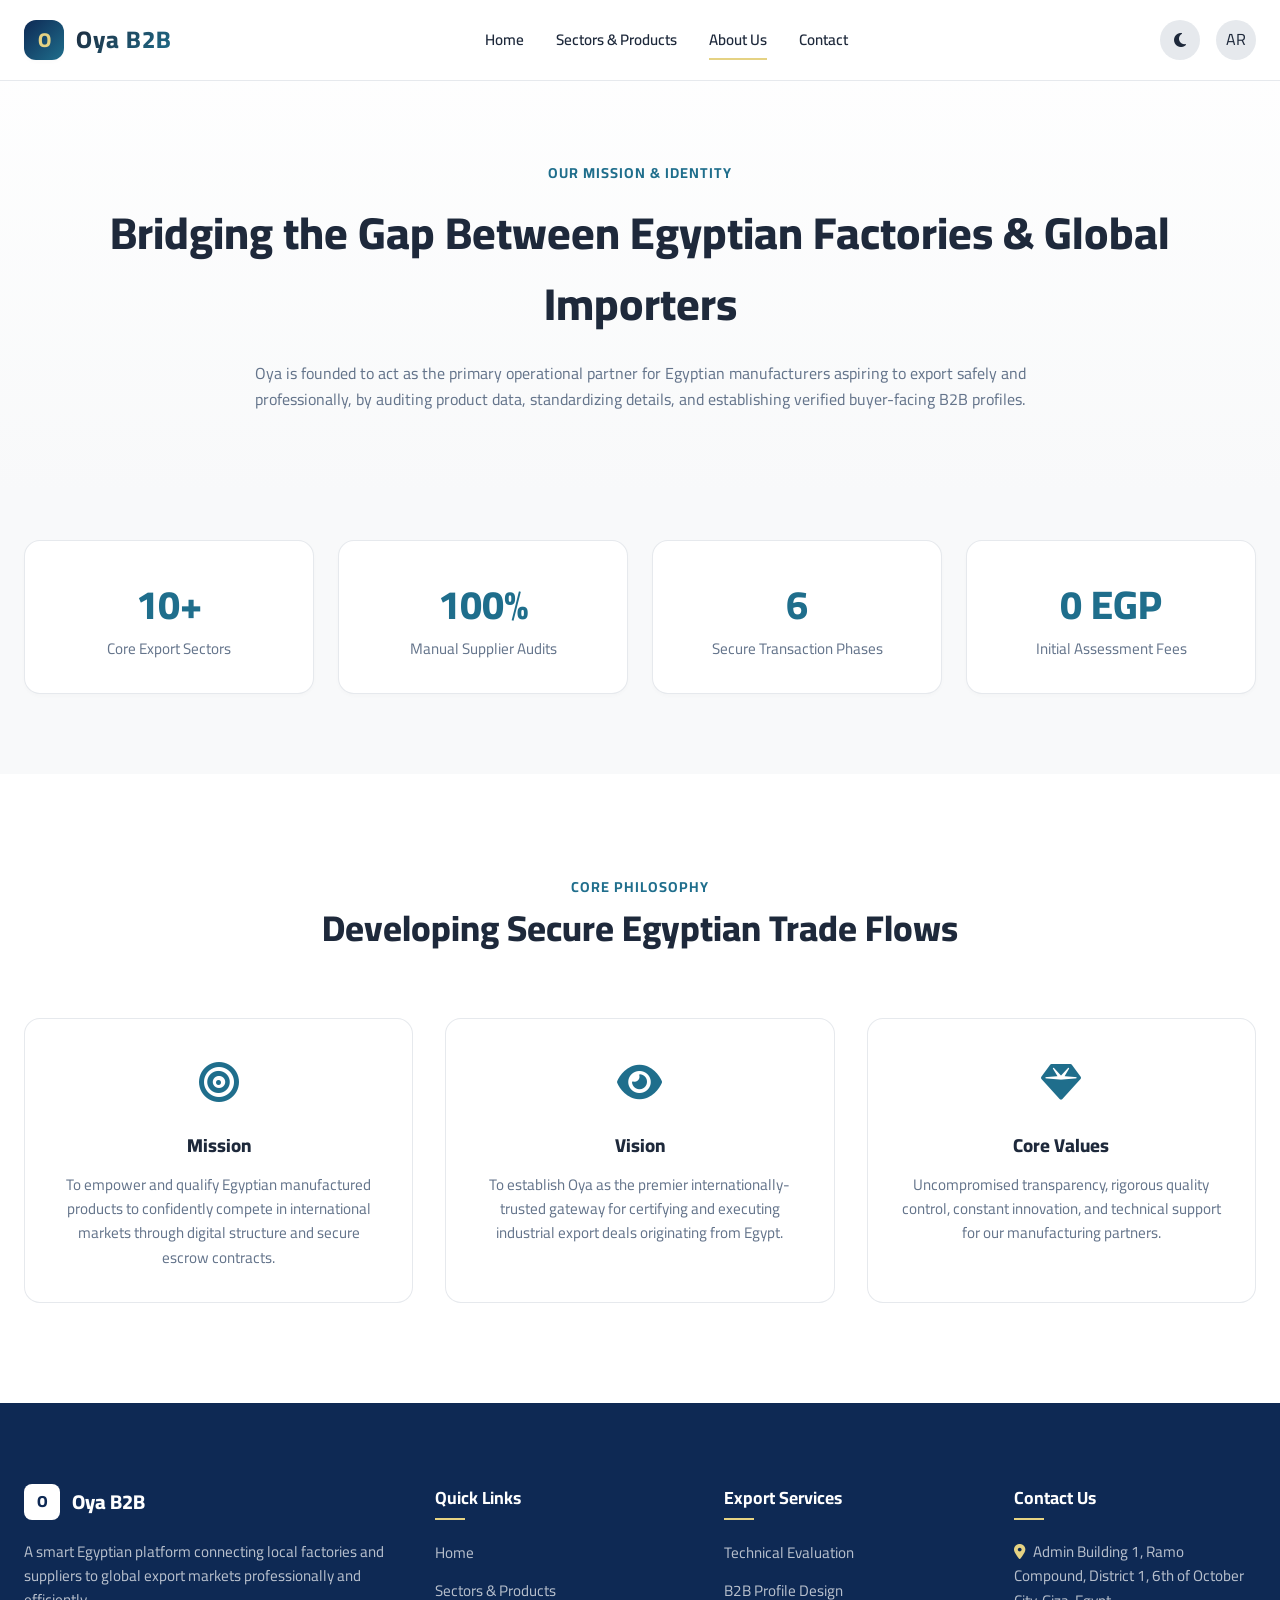
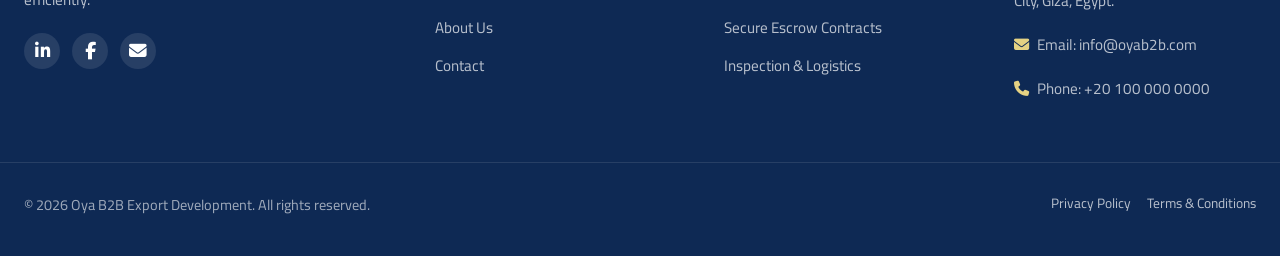
<file: about-en.html>
<!DOCTYPE html>
<html lang="en">

<head>
    <meta charset="UTF-8">
    <meta name="viewport" content="width=device-width, initial-scale=1.0">
    <title>About Us | Oya B2B Export Development</title>
    <meta name="description"
        content="Discover Oya B2B mission, vision, core values, and our role in structuring secure B2B export paths for Egyptian manufacturers.">

    <!-- Styles, Fonts & FontAwesome Icons -->
    <link rel="stylesheet" href="https://cdnjs.cloudflare.com/ajax/libs/font-awesome/6.4.0/css/all.min.css">
    <link rel="stylesheet" href="css/style.css">
    <link rel="icon" type="image/png" href="assets/favicon.png">
</head>

<body dir="ltr">

    <!-- Fixed Header -->
    <header class="navbar">
        <div class="container navbar-container">
            <a href="index-en.html" class="logo-wrapper">
                <div class="logo-icon">O</div>
                <span class="logo-text">Oya B2B</span>
            </a>
            <nav class="nav-links">
                <a href="index-en.html" class="nav-link">Home</a>
                <a href="products-en.html" class="nav-link">Sectors & Products</a>
                <a href="about-en.html" class="nav-link active">About Us</a>
                <a href="contact-en.html" class="nav-link">Contact</a>
            </nav>
            <div class="nav-controls">
                <button class="theme-toggle" id="themeToggle"><i class="fa-solid fa-moon"></i></button>
                <a href="about.html" class="lang-toggle">AR</a>
                <button class="mobile-toggle" id="mobileMenuOpen"><i class="fa-solid fa-bars"></i></button>
            </div>
        </div>
    </header>

    <!-- Mobile Panel -->
    <div class="overlay" id="overlay"></div>
    <div class="mobile-nav-panel" id="mobileNavPanel">
        <div class="mobile-nav-header">
            <a href="index-en.html" class="logo-wrapper">
                <div class="logo-icon">O</div>
                <span class="logo-text">Oya B2B</span>
            </a>
            <button class="close-btn" id="mobileMenuClose"><i class="fa-solid fa-xmark"></i></button>
        </div>
        <ul class="mobile-links">
            <li><a href="index-en.html" class="mobile-link">Home</a></li>
            <li><a href="products-en.html" class="mobile-link">Sectors & Products</a></li>
            <li><a href="about-en.html" class="mobile-link active">About Us</a></li>
            <li><a href="contact-en.html" class="mobile-link">Contact</a></li>
        </ul>
    </div>

    <!-- About Hero Section -->
    <section class="about-hero">
        <div class="container">
            <span class="section-subtitle">Our Mission & Identity</span>
            <h1 class="section-title" style="margin-top: 12px; font-size: 2.8rem;">Bridging the Gap Between Egyptian
                Factories & Global Importers</h1>
            <p class="section-desc" style="max-width: 800px; margin: 20px auto 0;">
                Oya is founded to act as the primary operational partner for Egyptian manufacturers aspiring to export
                safely and professionally, by auditing product data, standardizing details, and establishing verified
                buyer-facing B2B profiles.
            </p>
        </div>
    </section>

    <!-- Stats & Achievements -->
    <section class="container" style="padding-bottom: 80px;">
        <div class="stats-grid">
            <div class="stat-card">
                <div class="stat-number">10+</div>
                <div class="stat-label">Core Export Sectors</div>
            </div>
            <div class="stat-card">
                <div class="stat-number">100%</div>
                <div class="stat-label">Manual Supplier Audits</div>
            </div>
            <div class="stat-card">
                <div class="stat-number">6</div>
                <div class="stat-label">Secure Transaction Phases</div>
            </div>
            <div class="stat-card">
                <div class="stat-number">0 EGP</div>
                <div class="stat-label">Initial Assessment Fees</div>
            </div>
        </div>
    </section>

    <!-- Mission, Vision & Values Section -->
    <section style="background: var(--bg-surface); padding: 100px 0;">
        <div class="container">
            <div class="section-header">
                <span class="section-subtitle">Core Philosophy</span>
                <h2 class="section-title">Developing Secure Egyptian Trade Flows</h2>
            </div>

            <div class="values-grid">
                <div class="value-card">
                    <div class="value-icon"><i class="fa-solid fa-bullseye"
                            style="color: var(--primary-light-blue);"></i></div>
                    <h3 style="margin-bottom: 12px; font-weight:800;">Mission</h3>
                    <p style="color:var(--text-muted); font-size:0.95rem;">To empower and qualify Egyptian manufactured
                        products to confidently compete in international markets through digital structure and secure
                        escrow contracts.</p>
                </div>

                <div class="value-card">
                    <div class="value-icon"><i class="fa-solid fa-eye" style="color: var(--primary-light-blue);"></i>
                    </div>
                    <h3 style="margin-bottom: 12px; font-weight:800;">Vision</h3>
                    <p style="color:var(--text-muted); font-size:0.95rem;">To establish Oya as the premier
                        internationally-trusted gateway for certifying and executing industrial export deals originating
                        from Egypt.</p>
                </div>

                <div class="value-card">
                    <div class="value-icon"><i class="fa-solid fa-gem" style="color: var(--primary-light-blue);"></i>
                    </div>
                    <h3 style="margin-bottom: 12px; font-weight:800;">Core Values</h3>
                    <p style="color:var(--text-muted); font-size:0.95rem;">Uncompromised transparency, rigorous quality
                        control, constant innovation, and technical support for our manufacturing partners.</p>
                </div>
            </div>
        </div>
    </section>

    <!-- Footer -->
    <footer class="footer">
        <div class="container footer-grid">
            <div class="footer-col">
                <a href="index-en.html" class="footer-logo">
                    <div class="footer-logo-icon">O</div>
                    <span class="footer-logo-text">Oya B2B</span>
                </a>
                <p class="footer-desc">
                    A smart Egyptian platform connecting local factories and suppliers to global export markets
                    professionally and efficiently.
                </p>
                <div class="social-links">
                    <a href="#" class="social-icon" aria-label="LinkedIn"><i class="fa-brands fa-linkedin-in"></i></a>
                    <a href="#" class="social-icon" aria-label="Facebook"><i class="fa-brands fa-facebook-f"></i></a>
                    <a href="mailto:info@oyab2b.com" class="social-icon" aria-label="Gmail"><i class="fa-solid fa-envelope"></i></a>
                </div>
            </div>
            <div class="footer-col">
                <h4 class="footer-title">Quick Links</h4>
                <ul class="footer-links">
                    <li><a href="index-en.html" class="footer-link">Home</a></li>
                    <li><a href="products-en.html" class="footer-link">Sectors & Products</a></li>
                    <li><a href="about-en.html" class="footer-link">About Us</a></li>
                    <li><a href="contact-en.html" class="footer-link">Contact</a></li>
                </ul>
            </div>
            <div class="footer-col">
                <h4 class="footer-title">Export Services</h4>
                <ul class="footer-links">
                    <li><a href="#" class="footer-link">Technical Evaluation</a></li>
                    <li><a href="#" class="footer-link">B2B Profile Design</a></li>
                    <li><a href="#" class="footer-link">Secure Escrow Contracts</a></li>
                    <li><a href="#" class="footer-link">Inspection & Logistics</a></li>
                </ul>
            </div>
            <div class="footer-col">
                <h4 class="footer-title">Contact Us</h4>
                <p class="footer-desc"><i class="fa-solid fa-location-dot"
                        style="margin-inline-end: 8px; color: var(--accent-gold);"></i>Admin Building 1, Ramo Compound,
                    District 1, 6th of October City, Giza, Egypt.</p>
                <p class="footer-desc"><i class="fa-solid fa-envelope"
                        style="margin-inline-end: 8px; color: var(--accent-gold);"></i>Email: info@oyab2b.com</p>
                <p class="footer-desc"><i class="fa-solid fa-phone"
                        style="margin-inline-end: 8px; color: var(--accent-gold);"></i>Phone: +20 100 000 0000</p>
            </div>
        </div>
        <div class="container footer-bottom">
            <p>© 2026 Oya B2B Export Development. All rights reserved.</p>
            <div style="display:flex; gap:16px;">
                <a href="privacy-en.html" class="footer-link" style="font-size:0.85rem;">Privacy Policy</a>
                <a href="terms-en.html" class="footer-link" style="font-size:0.85rem;">Terms & Conditions</a>
            </div>
        </div>
    </footer>

    <!-- Script -->
    <script src="js/main.js"></script>
</body>

</html>
</file>
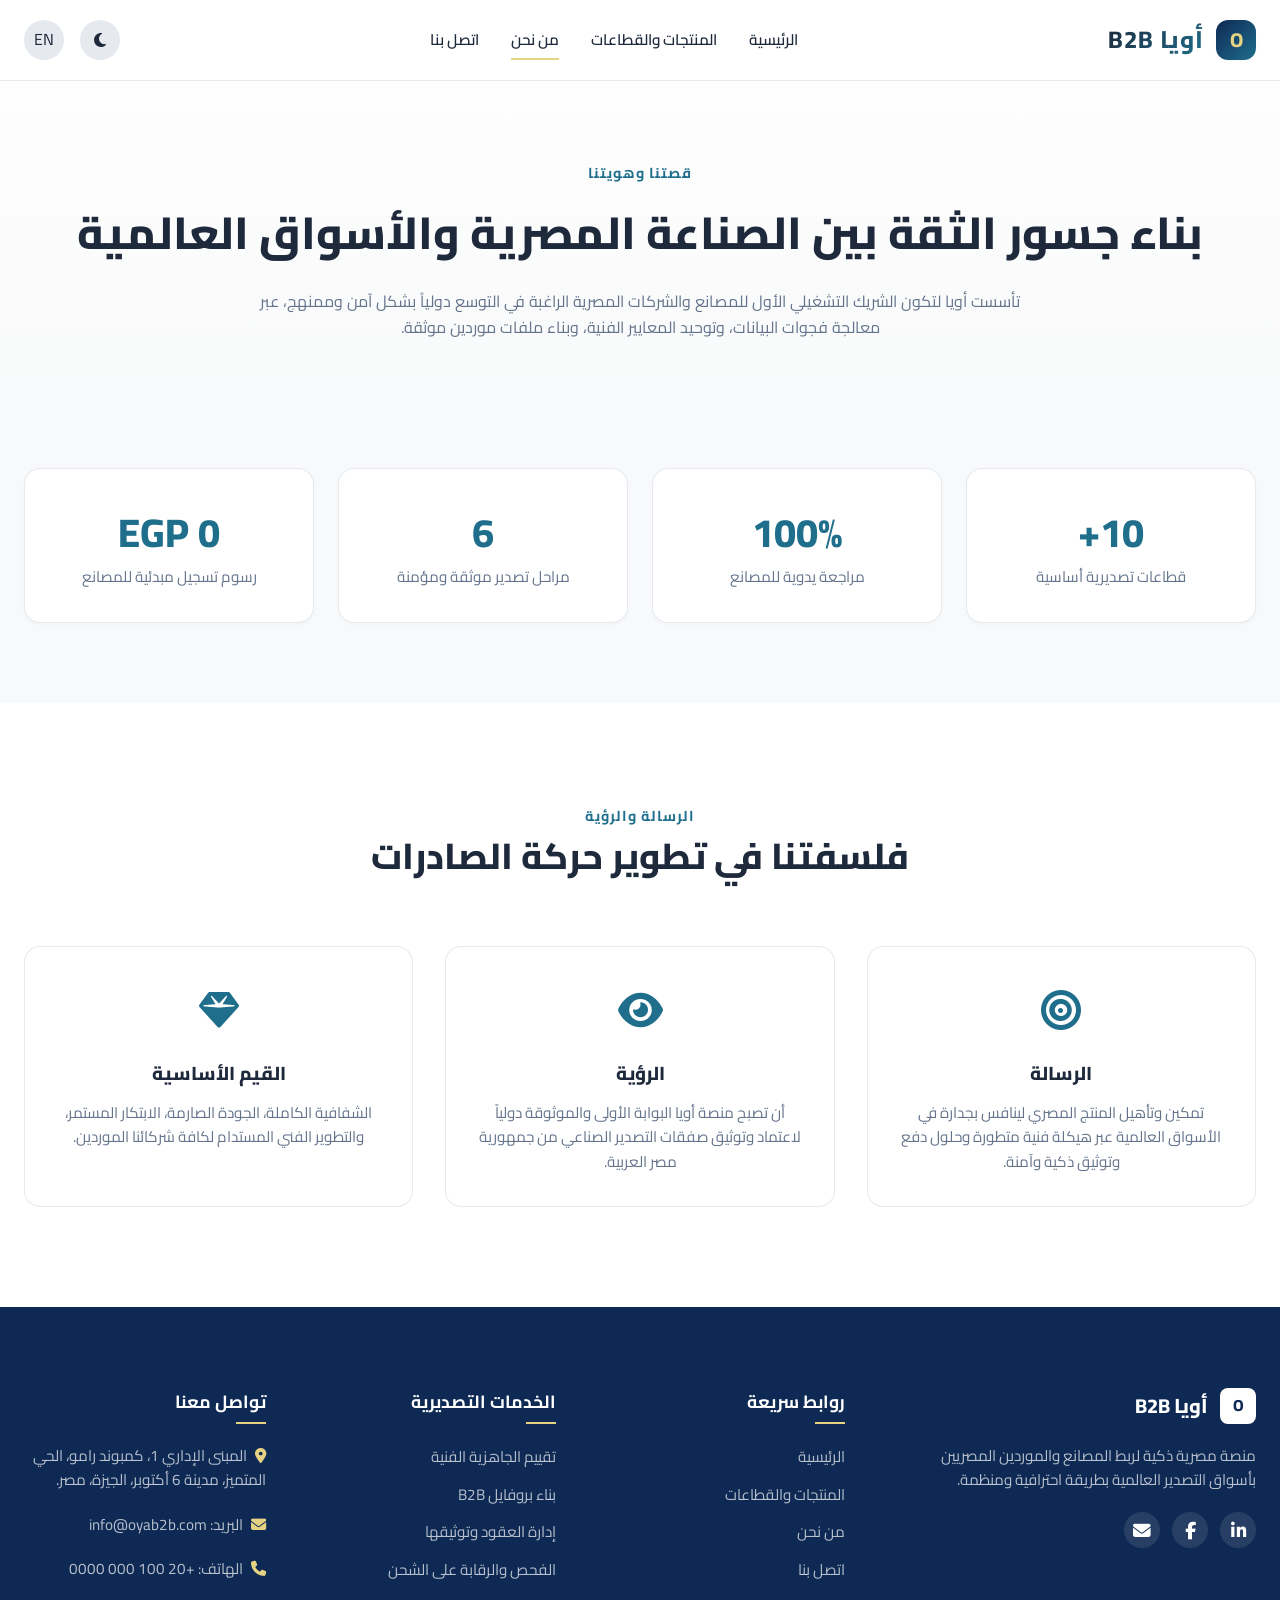
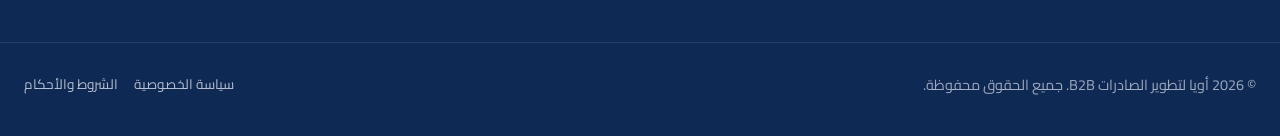
<file: about.html>
<!DOCTYPE html>
<html lang="ar">

<head>
    <meta charset="UTF-8">
    <meta name="viewport" content="width=device-width, initial-scale=1.0">
    <title>من نحن | أويا لتطوير الصادرات المصرية</title>
    <meta name="description"
        content="تعرف على رؤية ورسالة وقيم منصة أويا (Oya) B2B ودورها في تعزيز وتسهيل حركة الصادرات الصناعية المصرية عالمياً.">

    <!-- Styles, Fonts & FontAwesome Icons -->
    <link rel="stylesheet" href="https://cdnjs.cloudflare.com/ajax/libs/font-awesome/6.4.0/css/all.min.css">
    <link rel="stylesheet" href="css/style.css">
    <link rel="icon" type="image/png" href="assets/favicon.png">
</head>

<body dir="rtl">

    <!-- Fixed Header -->
    <header class="navbar">
        <div class="container navbar-container">
            <a href="index.html" class="logo-wrapper">
                <div class="logo-icon">O</div>
                <span class="logo-text">أويا B2B</span>
            </a>
            <nav class="nav-links">
                <a href="index.html" class="nav-link">الرئيسية</a>
                <a href="products.html" class="nav-link">المنتجات والقطاعات</a>
                <a href="about.html" class="nav-link active">من نحن</a>
                <a href="contact.html" class="nav-link">اتصل بنا</a>
            </nav>
            <div class="nav-controls">
                <button class="theme-toggle" id="themeToggle"><i class="fa-solid fa-moon"></i></button>
                <a href="about-en.html" class="lang-toggle">EN</a>
                <button class="mobile-toggle" id="mobileMenuOpen"><i class="fa-solid fa-bars"></i></button>
            </div>
        </div>
    </header>

    <!-- Mobile Panel -->
    <div class="overlay" id="overlay"></div>
    <div class="mobile-nav-panel" id="mobileNavPanel">
        <div class="mobile-nav-header">
            <a href="index.html" class="logo-wrapper">
                <div class="logo-icon">O</div>
                <span class="logo-text">أويا B2B</span>
            </a>
            <button class="close-btn" id="mobileMenuClose"><i class="fa-solid fa-xmark"></i></button>
        </div>
        <ul class="mobile-links">
            <li><a href="index.html" class="mobile-link">الرئيسية</a></li>
            <li><a href="products.html" class="mobile-link">المنتجات والقطاعات</a></li>
            <li><a href="about.html" class="mobile-link active">من نحن</a></li>
            <li><a href="contact.html" class="mobile-link">اتصل بنا</a></li>
        </ul>
    </div>

    <!-- About Hero Section -->
    <section class="about-hero">
        <div class="container">
            <span class="section-subtitle">قصتنا وهويتنا</span>
            <h1 class="section-title" style="margin-top: 12px; font-size: 2.8rem;">بناء جسور الثقة بين الصناعة المصرية
                والأسواق العالمية</h1>
            <p class="section-desc" style="max-width: 800px; margin: 20px auto 0;">
                تأسست أويا لتكون الشريك التشغيلي الأول للمصانع والشركات المصرية الراغبة في التوسع دولياً بشكل آمن
                وممنهج، عبر معالجة فجوات البيانات، وتوحيد المعايير الفنية، وبناء ملفات موردين موثقة.
            </p>
        </div>
    </section>

    <!-- Stats & Achievements -->
    <section class="container" style="padding-bottom: 80px;">
        <div class="stats-grid">
            <div class="stat-card">
                <div class="stat-number">10+</div>
                <div class="stat-label">قطاعات تصديرية أساسية</div>
            </div>
            <div class="stat-card">
                <div class="stat-number">100%</div>
                <div class="stat-label">مراجعة يدوية للمصانع</div>
            </div>
            <div class="stat-card">
                <div class="stat-number">6</div>
                <div class="stat-label">مراحل تصدير موثقة ومؤمنة</div>
            </div>
            <div class="stat-card">
                <div class="stat-number">0 EGP</div>
                <div class="stat-label">رسوم تسجيل مبدئية للمصانع</div>
            </div>
        </div>
    </section>

    <!-- Mission, Vision & Values Section -->
    <section style="background: var(--bg-surface); padding: 100px 0;">
        <div class="container">
            <div class="section-header">
                <span class="section-subtitle">الرسالة والرؤية</span>
                <h2 class="section-title">فلسفتنا في تطوير حركة الصادرات</h2>
            </div>

            <div class="values-grid">
                <div class="value-card">
                    <div class="value-icon"><i class="fa-solid fa-bullseye"
                            style="color: var(--primary-light-blue);"></i></div>
                    <h3 style="margin-bottom: 12px; font-weight:800;">الرسالة</h3>
                    <p style="color:var(--text-muted); font-size:0.95rem;">تمكين وتأهيل المنتج المصري لينافس بجدارة في
                        الأسواق العالمية عبر هيكلة فنية متطورة وحلول دفع وتوثيق ذكية وآمنة.</p>
                </div>

                <div class="value-card">
                    <div class="value-icon"><i class="fa-solid fa-eye" style="color: var(--primary-light-blue);"></i>
                    </div>
                    <h3 style="margin-bottom: 12px; font-weight:800;">الرؤية</h3>
                    <p style="color:var(--text-muted); font-size:0.95rem;">أن تصبح منصة أويا البوابة الأولى والموثوقة
                        دولياً لاعتماد وتوثيق صفقات التصدير الصناعي من جمهورية مصر العربية.</p>
                </div>

                <div class="value-card">
                    <div class="value-icon"><i class="fa-solid fa-gem" style="color: var(--primary-light-blue);"></i>
                    </div>
                    <h3 style="margin-bottom: 12px; font-weight:800;">القيم الأساسية</h3>
                    <p style="color:var(--text-muted); font-size:0.95rem;">الشفافية الكاملة، الجودة الصارمة، الابتكار
                        المستمر، والتطوير الفني المستدام لكافة شركائنا الموردين.</p>
                </div>
            </div>
        </div>
    </section>

    <!-- Footer -->
    <footer class="footer">
        <div class="container footer-grid">
            <div class="footer-col">
                <a href="index.html" class="footer-logo">
                    <div class="footer-logo-icon">O</div>
                    <span class="footer-logo-text">أويا B2B</span>
                </a>
                <p class="footer-desc">
                    منصة مصرية ذكية لربط المصانع والموردين المصريين بأسواق التصدير العالمية بطريقة احترافية ومنظمة.
                </p>
                <div class="social-links">
                    <a href="#" class="social-icon" aria-label="LinkedIn"><i class="fa-brands fa-linkedin-in"></i></a>
                    <a href="#" class="social-icon" aria-label="Facebook"><i class="fa-brands fa-facebook-f"></i></a>
                    <a href="mailto:info@oyab2b.com" class="social-icon" aria-label="Gmail"><i class="fa-solid fa-envelope"></i></a>
                </div>
            </div>
            <div class="footer-col">
                <h4 class="footer-title">روابط سريعة</h4>
                <ul class="footer-links">
                    <li><a href="index.html" class="footer-link">الرئيسية</a></li>
                    <li><a href="products.html" class="footer-link">المنتجات والقطاعات</a></li>
                    <li><a href="about.html" class="footer-link">من نحن</a></li>
                    <li><a href="contact.html" class="footer-link">اتصل بنا</a></li>
                </ul>
            </div>
            <div class="footer-col">
                <h4 class="footer-title">الخدمات التصديرية</h4>
                <ul class="footer-links">
                    <li><a href="#" class="footer-link">تقييم الجاهزية الفنية</a></li>
                    <li><a href="#" class="footer-link">بناء بروفايل B2B</a></li>
                    <li><a href="#" class="footer-link">إدارة العقود وتوثيقها</a></li>
                    <li><a href="#" class="footer-link">الفحص والرقابة على الشحن</a></li>
                </ul>
            </div>
            <div class="footer-col">
                <h4 class="footer-title">تواصل معنا</h4>
                <p class="footer-desc"><i class="fa-solid fa-location-dot"
                        style="margin-inline-end: 8px; color: var(--accent-gold);"></i>المبنى الإداري 1، كمبوند رامو،
                    الحي المتميز، مدينة 6 أكتوبر، الجيزة، مصر.</p>
                <p class="footer-desc"><i class="fa-solid fa-envelope"
                        style="margin-inline-end: 8px; color: var(--accent-gold);"></i>البريد: info@oyab2b.com</p>
                <p class="footer-desc"><i class="fa-solid fa-phone"
                        style="margin-inline-end: 8px; color: var(--accent-gold);"></i>الهاتف: +20 100 000 0000</p>
            </div>
        </div>
        <div class="container footer-bottom">
            <p>© 2026 أويا لتطوير الصادرات B2B. جميع الحقوق محفوظة.</p>
            <div style="display:flex; gap:16px;">
                <a href="privacy.html" class="footer-link" style="font-size:0.85rem;">سياسة الخصوصية</a>
                <a href="terms.html" class="footer-link" style="font-size:0.85rem;">الشروط والأحكام</a>
            </div>
        </div>
    </footer>

    <!-- Script -->
    <script src="js/main.js"></script>
</body>

</html>
</file>
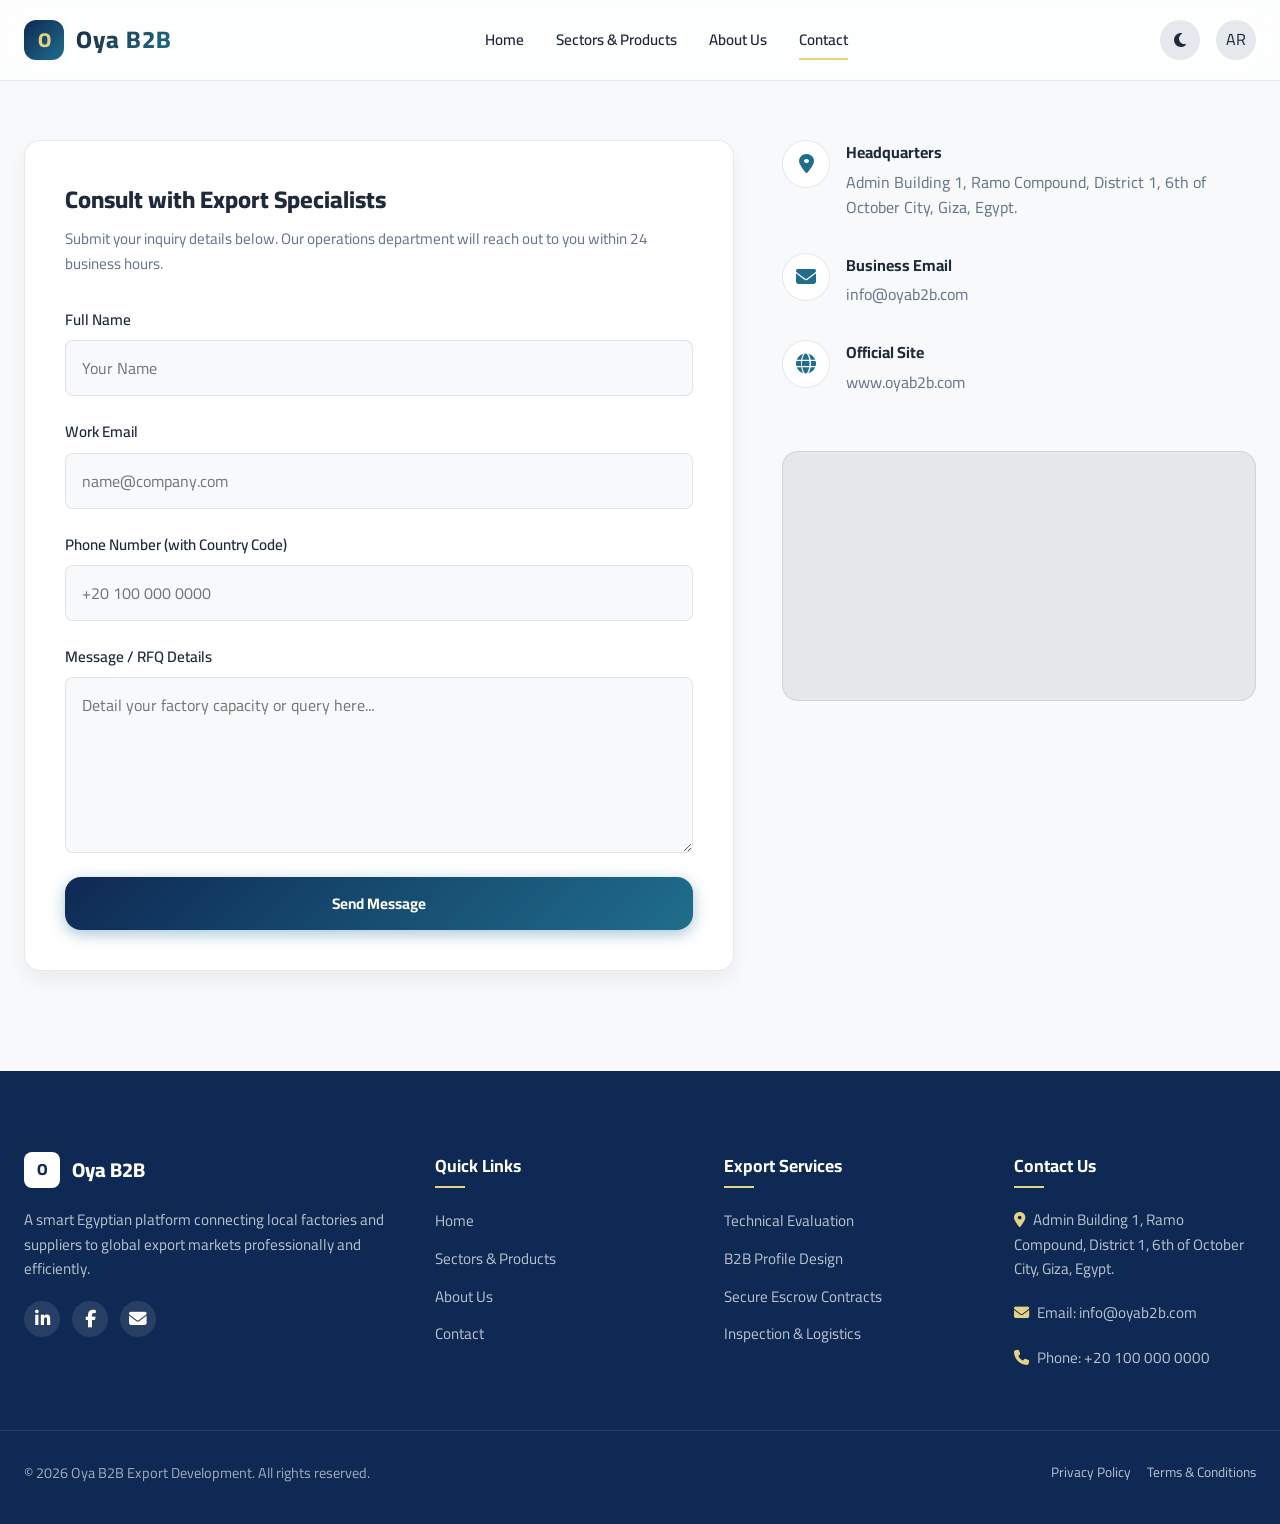
<file: contact-en.html>
<!DOCTYPE html>
<html lang="en">

<head>
    <meta charset="UTF-8">
    <meta name="viewport" content="width=device-width, initial-scale=1.0">
    <title>Contact Us | Oya B2B Export Development</title>
    <meta name="description"
        content="Reach out to Oya B2B export support team to register your factory or inquire about our structured export pipeline.">

    <!-- Styles, Fonts & FontAwesome Icons -->
    <link rel="stylesheet" href="https://cdnjs.cloudflare.com/ajax/libs/font-awesome/6.4.0/css/all.min.css">
    <link rel="stylesheet" href="css/style.css">
    <link rel="icon" type="image/png" href="assets/favicon.png">
</head>

<body dir="ltr">

    <!-- Fixed Header -->
    <header class="navbar">
        <div class="container navbar-container">
            <a href="index-en.html" class="logo-wrapper">
                <div class="logo-icon">O</div>
                <span class="logo-text">Oya B2B</span>
            </a>
            <nav class="nav-links">
                <a href="index-en.html" class="nav-link">Home</a>
                <a href="products-en.html" class="nav-link">Sectors & Products</a>
                <a href="about-en.html" class="nav-link">About Us</a>
                <a href="contact-en.html" class="nav-link active">Contact</a>
            </nav>
            <div class="nav-controls">
                <button class="theme-toggle" id="themeToggle"><i class="fa-solid fa-moon"></i></button>
                <a href="contact.html" class="lang-toggle">AR</a>
                <button class="mobile-toggle" id="mobileMenuOpen"><i class="fa-solid fa-bars"></i></button>
            </div>
        </div>
    </header>

    <!-- Mobile Panel -->
    <div class="overlay" id="overlay"></div>
    <div class="mobile-nav-panel" id="mobileNavPanel">
        <div class="mobile-nav-header">
            <a href="index-en.html" class="logo-wrapper">
                <div class="logo-icon">O</div>
                <span class="logo-text">Oya B2B</span>
            </a>
            <button class="close-btn" id="mobileMenuClose"><i class="fa-solid fa-xmark"></i></button>
        </div>
        <ul class="mobile-links">
            <li><a href="index-en.html" class="mobile-link">Home</a></li>
            <li><a href="products-en.html" class="mobile-link">Sectors & Products</a></li>
            <li><a href="about-en.html" class="mobile-link">About Us</a></li>
            <li><a href="contact-en.html" class="mobile-link active">Contact</a></li>
        </ul>
    </div>

    <!-- Contact Content Layout -->
    <div class="container">
        <div class="contact-layout">
            <!-- Form Card -->
            <div class="contact-form-card">
                <h2 style="margin-bottom:8px; font-weight:800;">Consult with Export Specialists</h2>
                <p style="color:var(--text-muted); font-size:0.95rem; margin-bottom:32px;">Submit your inquiry details
                    below. Our operations department will reach out to you within 24 business hours.</p>

                <div id="formFeedback" class="alert-feedback"></div>

                <form id="contactForm">
                    <div class="form-group">
                        <label for="contactName">Full Name</label>
                        <input type="text" id="contactName" class="form-control" placeholder="Your Name" required>
                    </div>
                    <div class="form-group">
                        <label for="contactEmail">Work Email</label>
                        <input type="email" id="contactEmail" class="form-control" placeholder="name@company.com"
                            required>
                    </div>
                    <div class="form-group">
                        <label for="contactPhone">Phone Number (with Country Code)</label>
                        <input type="tel" id="contactPhone" class="form-control" placeholder="+20 100 000 0000"
                            required>
                    </div>
                    <div class="form-group">
                        <label for="contactMessage">Message / RFQ Details</label>
                        <textarea id="contactMessage" class="form-control" rows="5"
                            placeholder="Detail your factory capacity or query here..." required></textarea>
                    </div>
                    <button type="submit" class="btn btn-primary" style="width:100%;">Send Message</button>
                </form>
            </div>

            <!-- Side Info -->
            <div class="contact-info-column">
                <div class="info-item">
                    <div class="info-icon-wrapper"><i class="fa-solid fa-location-dot"
                            style="color: var(--primary-light-blue);"></i></div>
                    <div class="info-content-wrapper">
                        <span class="info-item-title">Headquarters</span>
                        <span class="info-item-desc">Admin Building 1, Ramo Compound, District 1, 6th of October City,
                            Giza, Egypt.</span>
                    </div>
                </div>

                <div class="info-item">
                    <div class="info-icon-wrapper"><i class="fa-solid fa-envelope"
                            style="color: var(--primary-light-blue);"></i></div>
                    <div class="info-content-wrapper">
                        <span class="info-item-title">Business Email</span>
                        <span class="info-item-desc">info@oyab2b.com</span>
                    </div>
                </div>

                <div class="info-item">
                    <div class="info-icon-wrapper"><i class="fa-solid fa-globe"
                            style="color: var(--primary-light-blue);"></i></div>
                    <div class="info-content-wrapper">
                        <span class="info-item-title">Official Site</span>
                        <span class="info-item-desc"><a href="https://oyab2b.com"
                                target="_blank">www.oyab2b.com</a></span>
                    </div>
                </div>

                <!-- Embedded Location Map -->
                <div class="map-placeholder">
                    <iframe
                        src="https://www.google.com/maps/embed?pb=!1m18!1m12!1m3!1d3455.5186835261474!2d30.9329712!3d29.9932789!2m3!1f0!2f0!3f0!3m2!1i1024!2i768!4f13.1!3m3!1m2!1s0x145856eb2cc4c98f%3A0xc3191d9d78cd01b5!2zNnRoIG9mIE9jdG9iZXIsIEdpemEgR292ZXJub3JhdGU!5e0!3m2!1sen!2seg!4v1700000000000!5m2!1sen!2seg"
                        allowfullscreen="" loading="lazy"></iframe>
                </div>
            </div>
        </div>
    </div>

    <!-- Footer -->
    <footer class="footer">
        <div class="container footer-grid">
            <div class="footer-col">
                <a href="index-en.html" class="footer-logo">
                    <div class="footer-logo-icon">O</div>
                    <span class="footer-logo-text">Oya B2B</span>
                </a>
                <p class="footer-desc">
                    A smart Egyptian platform connecting local factories and suppliers to global export markets
                    professionally and efficiently.
                </p>
                <div class="social-links">
                    <a href="#" class="social-icon" aria-label="LinkedIn"><i class="fa-brands fa-linkedin-in"></i></a>
                    <a href="#" class="social-icon" aria-label="Facebook"><i class="fa-brands fa-facebook-f"></i></a>
                    <a href="mailto:info@oyab2b.com" class="social-icon" aria-label="Gmail"><i class="fa-solid fa-envelope"></i></a>
                </div>
            </div>
            <div class="footer-col">
                <h4 class="footer-title">Quick Links</h4>
                <ul class="footer-links">
                    <li><a href="index-en.html" class="footer-link">Home</a></li>
                    <li><a href="products-en.html" class="footer-link">Sectors & Products</a></li>
                    <li><a href="about-en.html" class="footer-link">About Us</a></li>
                    <li><a href="contact-en.html" class="footer-link">Contact</a></li>
                </ul>
            </div>
            <div class="footer-col">
                <h4 class="footer-title">Export Services</h4>
                <ul class="footer-links">
                    <li><a href="#" class="footer-link">Technical Evaluation</a></li>
                    <li><a href="#" class="footer-link">B2B Profile Design</a></li>
                    <li><a href="#" class="footer-link">Secure Escrow Contracts</a></li>
                    <li><a href="#" class="footer-link">Inspection & Logistics</a></li>
                </ul>
            </div>
            <div class="footer-col">
                <h4 class="footer-title">Contact Us</h4>
                <p class="footer-desc"><i class="fa-solid fa-location-dot"
                        style="margin-inline-end: 8px; color: var(--accent-gold);"></i>Admin Building 1, Ramo Compound,
                    District 1, 6th of October City, Giza, Egypt.</p>
                <p class="footer-desc"><i class="fa-solid fa-envelope"
                        style="margin-inline-end: 8px; color: var(--accent-gold);"></i>Email: info@oyab2b.com</p>
                <p class="footer-desc"><i class="fa-solid fa-phone"
                        style="margin-inline-end: 8px; color: var(--accent-gold);"></i>Phone: +20 100 000 0000</p>
            </div>
        </div>
        <div class="container footer-bottom">
            <p>© 2026 Oya B2B Export Development. All rights reserved.</p>
            <div style="display:flex; gap:16px;">
                <a href="privacy-en.html" class="footer-link" style="font-size:0.85rem;">Privacy Policy</a>
                <a href="terms-en.html" class="footer-link" style="font-size:0.85rem;">Terms & Conditions</a>
            </div>
        </div>
    </footer>

    <!-- Script -->
    <script src="js/main.js"></script>
</body>

</html>
</file>
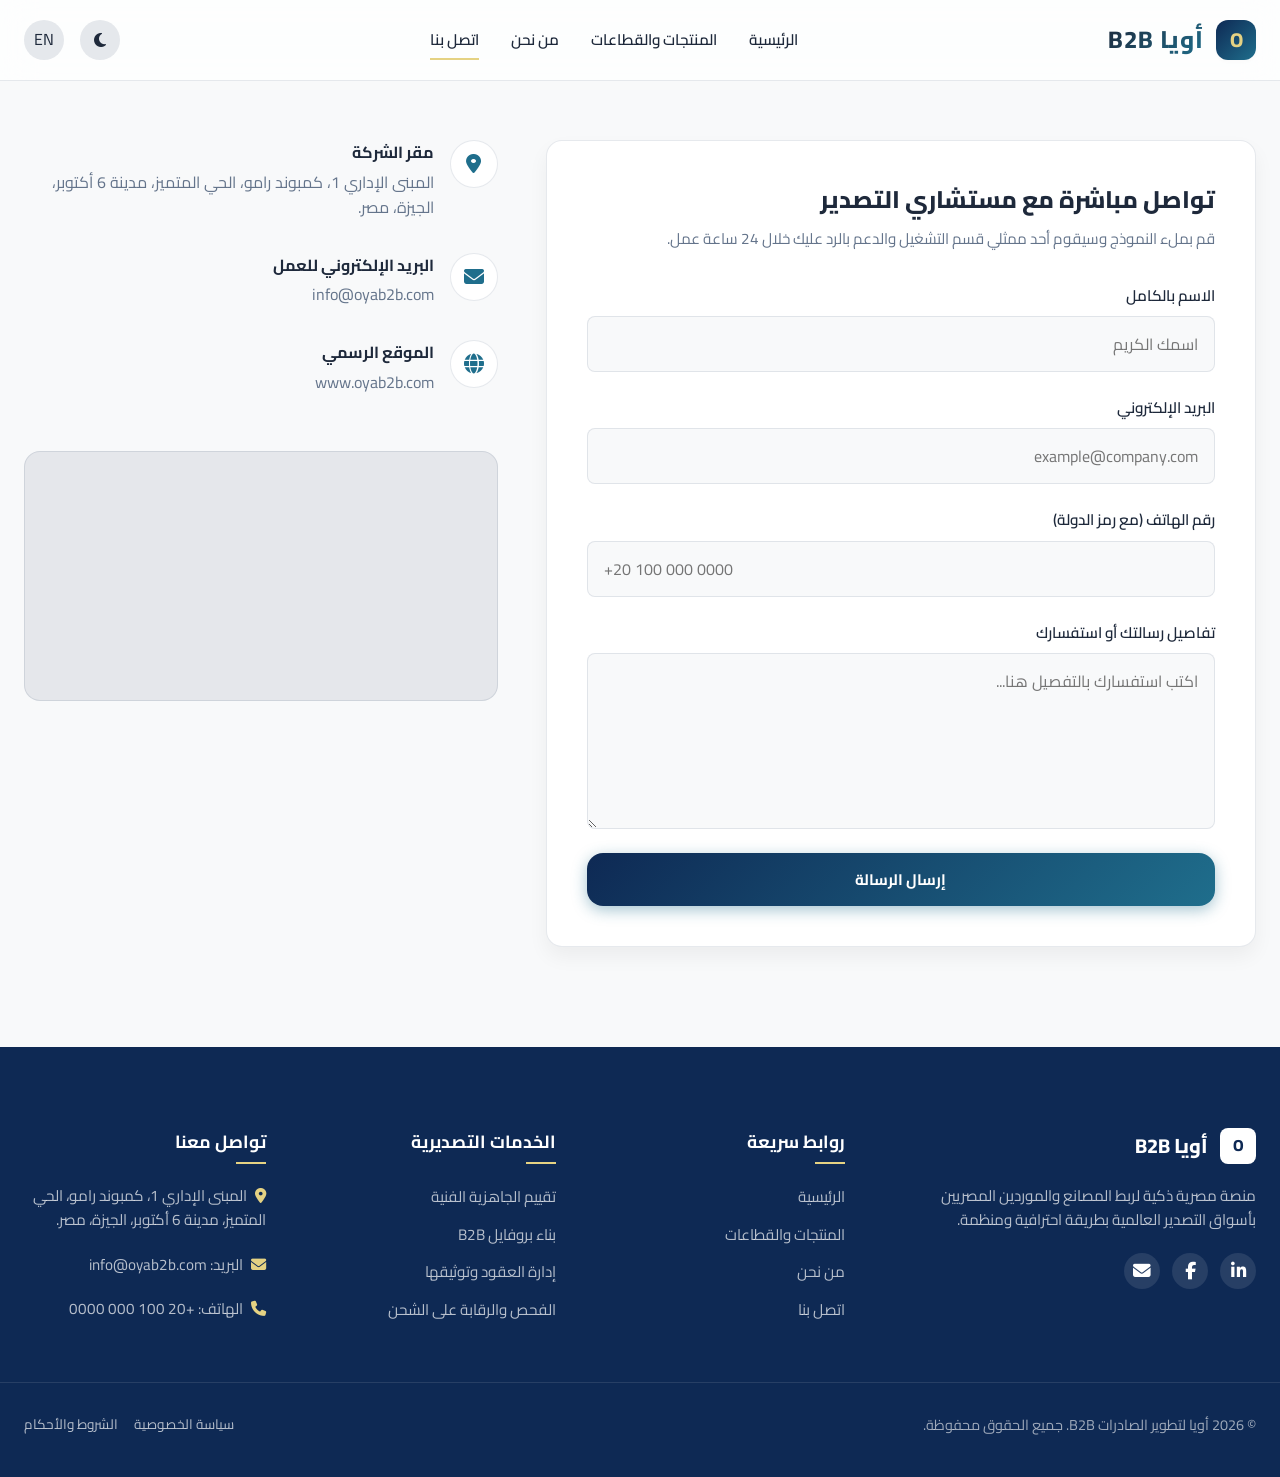
<file: contact.html>
<!DOCTYPE html>
<html lang="ar">

<head>
    <meta charset="UTF-8">
    <meta name="viewport" content="width=device-width, initial-scale=1.0">
    <title>اتصل بنا | أويا B2B لتطوير الصادرات</title>
    <meta name="description"
        content="تواصل مع فريق الدعم والتشغيل لمنصة أويا لتسجيل مصنعك أو إرسال استفساراتك حول منظومة التصدير.">

    <!-- Styles, Fonts & FontAwesome Icons -->
    <link rel="stylesheet" href="https://cdnjs.cloudflare.com/ajax/libs/font-awesome/6.4.0/css/all.min.css">
    <link rel="stylesheet" href="css/style.css">
    <link rel="icon" type="image/png" href="assets/favicon.png">
</head>

<body dir="rtl">

    <!-- Fixed Header -->
    <header class="navbar">
        <div class="container navbar-container">
            <a href="index.html" class="logo-wrapper">
                <div class="logo-icon">O</div>
                <span class="logo-text">أويا B2B</span>
            </a>
            <nav class="nav-links">
                <a href="index.html" class="nav-link">الرئيسية</a>
                <a href="products.html" class="nav-link">المنتجات والقطاعات</a>
                <a href="about.html" class="nav-link">من نحن</a>
                <a href="contact.html" class="nav-link active">اتصل بنا</a>
            </nav>
            <div class="nav-controls">
                <button class="theme-toggle" id="themeToggle"><i class="fa-solid fa-moon"></i></button>
                <a href="contact-en.html" class="lang-toggle">EN</a>
                <button class="mobile-toggle" id="mobileMenuOpen"><i class="fa-solid fa-bars"></i></button>
            </div>
        </div>
    </header>

    <!-- Mobile Panel -->
    <div class="overlay" id="overlay"></div>
    <div class="mobile-nav-panel" id="mobileNavPanel">
        <div class="mobile-nav-header">
            <a href="index.html" class="logo-wrapper">
                <div class="logo-icon">O</div>
                <span class="logo-text">أويا B2B</span>
            </a>
            <button class="close-btn" id="mobileMenuClose"><i class="fa-solid fa-xmark"></i></button>
        </div>
        <ul class="mobile-links">
            <li><a href="index.html" class="mobile-link">الرئيسية</a></li>
            <li><a href="products.html" class="mobile-link">المنتجات والقطاعات</a></li>
            <li><a href="about.html" class="mobile-link">من نحن</a></li>
            <li><a href="contact.html" class="mobile-link active">اتصل بنا</a></li>
        </ul>
    </div>

    <!-- Contact Content Layout -->
    <div class="container">
        <div class="contact-layout">
            <!-- Form Card -->
            <div class="contact-form-card">
                <h2 style="margin-bottom:8px; font-weight:800;">تواصل مباشرة مع مستشاري التصدير</h2>
                <p style="color:var(--text-muted); font-size:0.95rem; margin-bottom:32px;">قم بملء النموذج وسيقوم أحد
                    ممثلي قسم التشغيل والدعم بالرد عليك خلال 24 ساعة عمل.</p>

                <div id="formFeedback" class="alert-feedback"></div>

                <form id="contactForm">
                    <div class="form-group">
                        <label for="contactName">الاسم بالكامل</label>
                        <input type="text" id="contactName" class="form-control" placeholder="اسمك الكريم" required>
                    </div>
                    <div class="form-group">
                        <label for="contactEmail">البريد الإلكتروني</label>
                        <input type="email" id="contactEmail" class="form-control" placeholder="example@company.com"
                            required>
                    </div>
                    <div class="form-group">
                        <label for="contactPhone">رقم الهاتف (مع رمز الدولة)</label>
                        <input type="tel" id="contactPhone" class="form-control" placeholder="+20 100 000 0000"
                            required>
                    </div>
                    <div class="form-group">
                        <label for="contactMessage">تفاصيل رسالتك أو استفسارك</label>
                        <textarea id="contactMessage" class="form-control" rows="5"
                            placeholder="اكتب استفسارك بالتفصيل هنا..." required></textarea>
                    </div>
                    <button type="submit" class="btn btn-primary" style="width:100%;">إرسال الرسالة</button>
                </form>
            </div>

            <!-- Side Info -->
            <div class="contact-info-column">
                <div class="info-item">
                    <div class="info-icon-wrapper"><i class="fa-solid fa-location-dot"
                            style="color: var(--primary-light-blue);"></i></div>
                    <div class="info-content-wrapper">
                        <span class="info-item-title">مقر الشركة</span>
                        <span class="info-item-desc">المبنى الإداري 1، كمبوند رامو، الحي المتميز، مدينة 6 أكتوبر،
                            الجيزة، مصر.</span>
                    </div>
                </div>

                <div class="info-item">
                    <div class="info-icon-wrapper"><i class="fa-solid fa-envelope"
                            style="color: var(--primary-light-blue);"></i></div>
                    <div class="info-content-wrapper">
                        <span class="info-item-title">البريد الإلكتروني للعمل</span>
                        <span class="info-item-desc">info@oyab2b.com</span>
                    </div>
                </div>

                <div class="info-item">
                    <div class="info-icon-wrapper"><i class="fa-solid fa-globe"
                            style="color: var(--primary-light-blue);"></i></div>
                    <div class="info-content-wrapper">
                        <span class="info-item-title">الموقع الرسمي</span>
                        <span class="info-item-desc"><a href="https://oyab2b.com"
                                target="_blank">www.oyab2b.com</a></span>
                    </div>
                </div>

                <!-- Embedded Location Map -->
                <div class="map-placeholder">
                    <iframe
                        src="https://www.google.com/maps/embed?pb=!1m18!1m12!1m3!1d3455.5186835261474!2d30.9329712!3d29.9932789!2m3!1f0!2f0!3f0!3m2!1i1024!2i768!4f13.1!3m3!1m2!1s0x145856eb2cc4c98f%3A0xc3191d9d78cd01b5!2zNnRoIG9mIE9jdG9iZXIsIEdpemEgR292ZXJub3JhdGU!5e0!3m2!1sen!2seg!4v1700000000000!5m2!1sen!2seg"
                        allowfullscreen="" loading="lazy"></iframe>
                </div>
            </div>
        </div>
    </div>

    <!-- Footer -->
    <footer class="footer">
        <div class="container footer-grid">
            <div class="footer-col">
                <a href="index.html" class="footer-logo">
                    <div class="footer-logo-icon">O</div>
                    <span class="footer-logo-text">أويا B2B</span>
                </a>
                <p class="footer-desc">
                    منصة مصرية ذكية لربط المصانع والموردين المصريين بأسواق التصدير العالمية بطريقة احترافية ومنظمة.
                </p>
                <div class="social-links">
                    <a href="#" class="social-icon" aria-label="LinkedIn"><i class="fa-brands fa-linkedin-in"></i></a>
                    <a href="#" class="social-icon" aria-label="Facebook"><i class="fa-brands fa-facebook-f"></i></a>
                    <a href="mailto:info@oyab2b.com" class="social-icon" aria-label="Gmail"><i class="fa-solid fa-envelope"></i></a>
                </div>
            </div>
            <div class="footer-col">
                <h4 class="footer-title">روابط سريعة</h4>
                <ul class="footer-links">
                    <li><a href="index.html" class="footer-link">الرئيسية</a></li>
                    <li><a href="products.html" class="footer-link">المنتجات والقطاعات</a></li>
                    <li><a href="about.html" class="footer-link">من نحن</a></li>
                    <li><a href="contact.html" class="footer-link">اتصل بنا</a></li>
                </ul>
            </div>
            <div class="footer-col">
                <h4 class="footer-title">الخدمات التصديرية</h4>
                <ul class="footer-links">
                    <li><a href="#" class="footer-link">تقييم الجاهزية الفنية</a></li>
                    <li><a href="#" class="footer-link">بناء بروفايل B2B</a></li>
                    <li><a href="#" class="footer-link">إدارة العقود وتوثيقها</a></li>
                    <li><a href="#" class="footer-link">الفحص والرقابة على الشحن</a></li>
                </ul>
            </div>
            <div class="footer-col">
                <h4 class="footer-title">تواصل معنا</h4>
                <p class="footer-desc"><i class="fa-solid fa-location-dot"
                        style="margin-inline-end: 8px; color: var(--accent-gold);"></i>المبنى الإداري 1، كمبوند رامو،
                    الحي المتميز، مدينة 6 أكتوبر، الجيزة، مصر.</p>
                <p class="footer-desc"><i class="fa-solid fa-envelope"
                        style="margin-inline-end: 8px; color: var(--accent-gold);"></i>البريد: info@oyab2b.com</p>
                <p class="footer-desc"><i class="fa-solid fa-phone"
                        style="margin-inline-end: 8px; color: var(--accent-gold);"></i>الهاتف: +20 100 000 0000</p>
            </div>
        </div>
        <div class="container footer-bottom">
            <p>© 2026 أويا لتطوير الصادرات B2B. جميع الحقوق محفوظة.</p>
            <div style="display:flex; gap:16px;">
                <a href="privacy.html" class="footer-link" style="font-size:0.85rem;">سياسة الخصوصية</a>
                <a href="terms.html" class="footer-link" style="font-size:0.85rem;">الشروط والأحكام</a>
            </div>
        </div>
    </footer>

    <!-- Script -->
    <script src="js/main.js"></script>
</body>

</html>
</file>
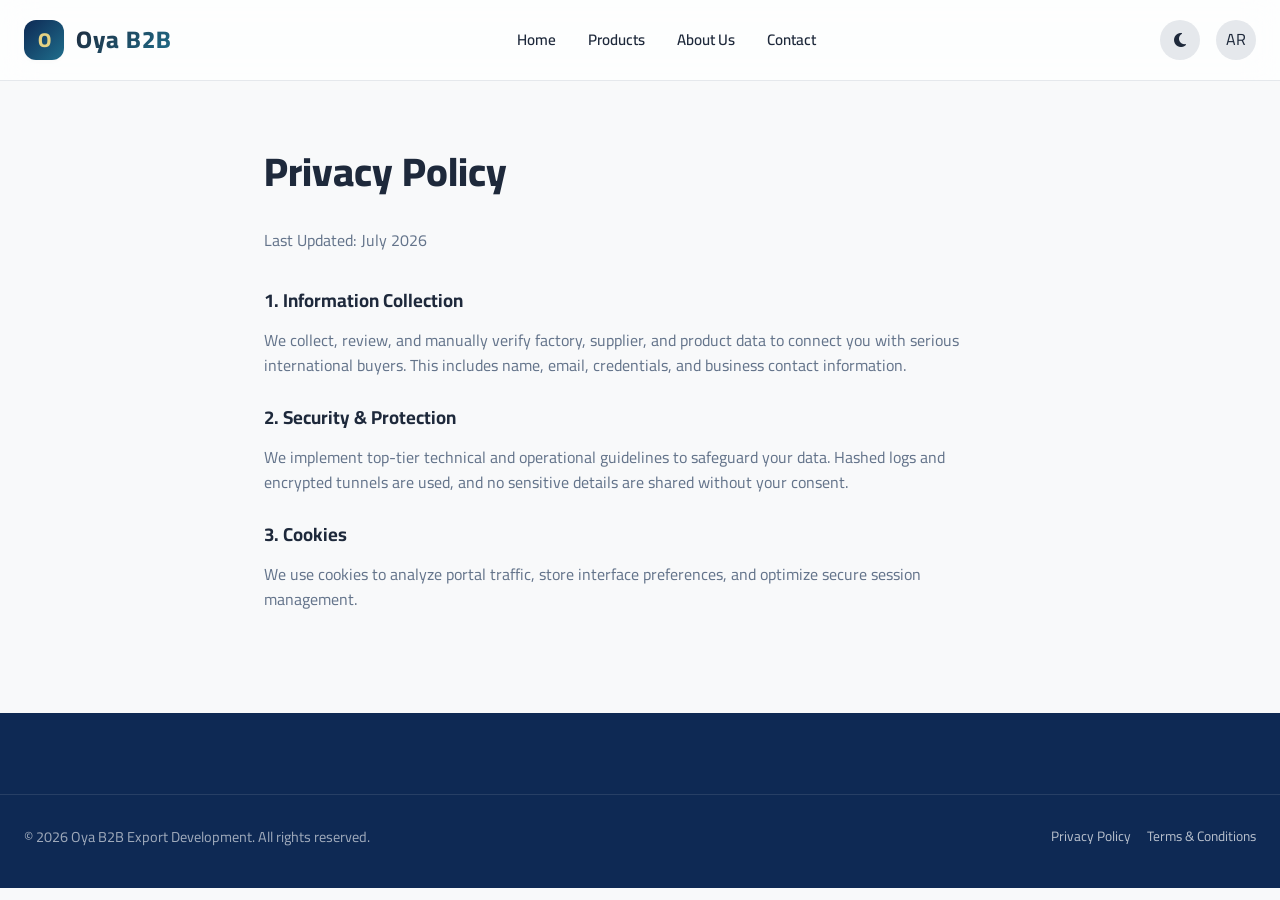
<file: privacy-en.html>
<!DOCTYPE html>
<html lang="en">
<head>
    <meta charset="UTF-8">
    <meta name="viewport" content="width=device-width, initial-scale=1.0">
    <title>Privacy Policy | Oya B2B</title>
    
    <!-- Styles, Fonts & FontAwesome Icons -->
    <link rel="stylesheet" href="https://cdnjs.cloudflare.com/ajax/libs/font-awesome/6.4.0/css/all.min.css">
    <link class="styles" rel="stylesheet" href="css/style.css">
    <link rel="icon" type="image/png" href="assets/favicon.png">
</head>
<body dir="ltr">
    <header class="navbar">
        <div class="container navbar-container">
            <div class="logo-wrapper">
                <div class="logo-icon">O</div>
                <span class="logo-text">Oya B2B</span>
            </div>
            <nav class="nav-links">
                <a href="index-en.html" class="nav-link">Home</a>
                <a href="products-en.html" class="nav-link">Products</a>
                <a href="about-en.html" class="nav-link">About Us</a>
                <a href="contact-en.html" class="nav-link">Contact</a>
            </nav>
            <div class="nav-controls">
                <button class="theme-toggle" id="themeToggle" aria-label="Toggle Theme"><i class="fa-solid fa-moon"></i></button>
                <a href="privacy.html" class="lang-toggle">AR</a>
            </div>
        </div>
    </header>

    <main class="container" style="padding: 140px 24px 100px; max-width: 800px;">
        <h1 style="font-size:2.5rem; margin-bottom:24px; font-weight:800;">Privacy Policy</h1>
        <p style="color:var(--text-muted); margin-bottom:32px;">Last Updated: July 2026</p>

        <section style="display:flex; flex-direction:column; gap:24px;">
            <div>
                <h3 style="font-weight:700; margin-bottom:12px;">1. Information Collection</h3>
                <p style="color:var(--text-muted);">We collect, review, and manually verify factory, supplier, and product data to connect you with serious international buyers. This includes name, email, credentials, and business contact information.</p>
            </div>
            <div>
                <h3 style="font-weight:700; margin-bottom:12px;">2. Security & Protection</h3>
                <p style="color:var(--text-muted);">We implement top-tier technical and operational guidelines to safeguard your data. Hashed logs and encrypted tunnels are used, and no sensitive details are shared without your consent.</p>
            </div>
            <div>
                <h3 style="font-weight:700; margin-bottom:12px;">3. Cookies</h3>
                <p style="color:var(--text-muted);">We use cookies to analyze portal traffic, store interface preferences, and optimize secure session management.</p>
            </div>
        </section>
    </main>

    <footer class="footer">
        <div class="container footer-bottom">
            <p>© 2026 Oya B2B Export Development. All rights reserved.</p>
            <div style="display:flex; gap:16px;">
                <a href="privacy-en.html" class="footer-link" style="font-size:0.85rem;">Privacy Policy</a>
                <a href="terms-en.html" class="footer-link" style="font-size:0.85rem;">Terms & Conditions</a>
            </div>
        </div>
    </footer>
    <script src="js/main.js"></script>
</body>
</html>
</file>
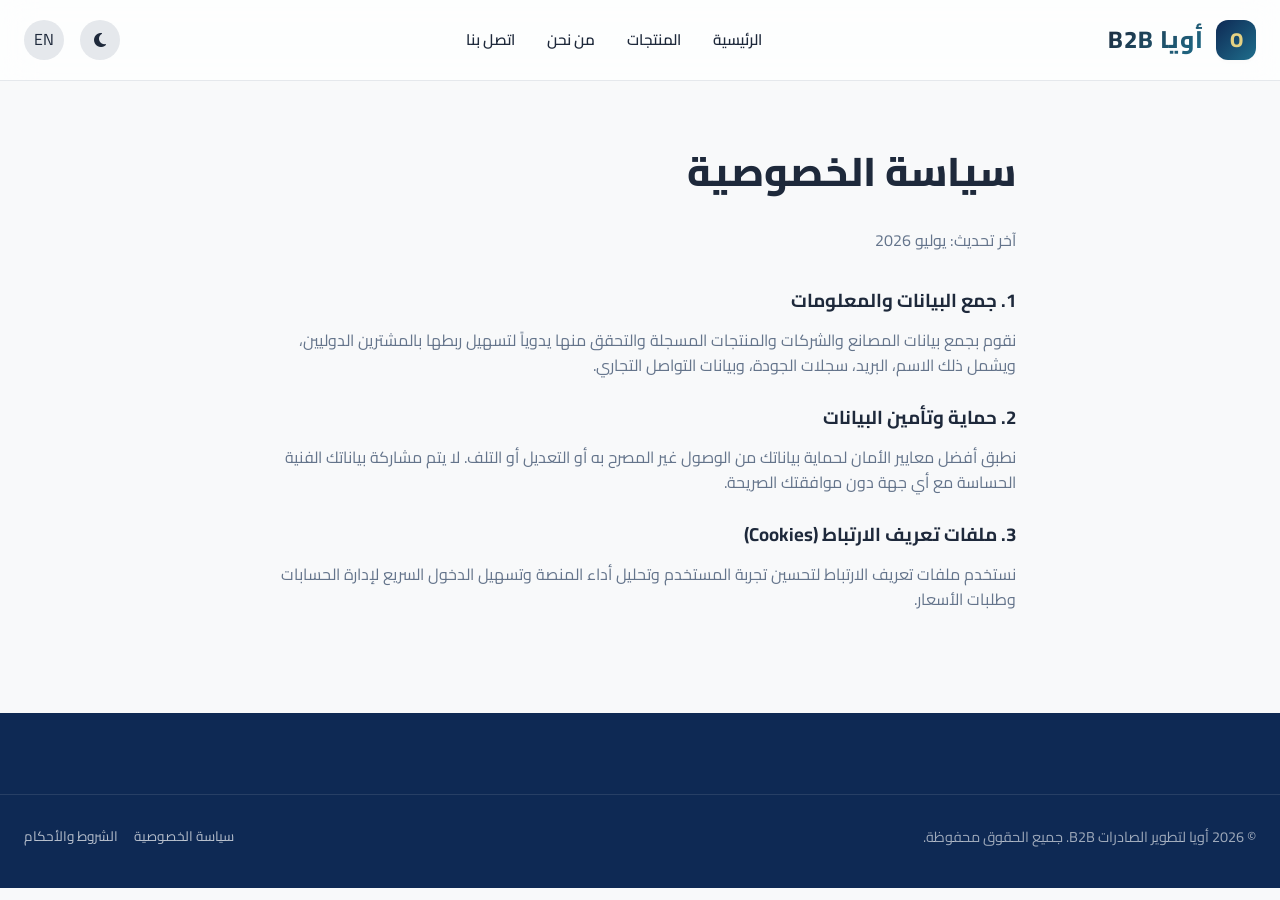
<file: privacy.html>
<!DOCTYPE html>
<html lang="ar">
<head>
    <meta charset="UTF-8">
    <meta name="viewport" content="width=device-width, initial-scale=1.0">
    <title>سياسة الخصوصية | أويا B2B</title>
    
    <!-- Styles, Fonts & FontAwesome Icons -->
    <link rel="stylesheet" href="https://cdnjs.cloudflare.com/ajax/libs/font-awesome/6.4.0/css/all.min.css">
    <link rel="stylesheet" href="css/style.css">
    <link rel="icon" type="image/png" href="assets/favicon.png">
</head>
<body dir="rtl">
    <header class="navbar">
        <div class="container navbar-container">
            <div class="logo-wrapper">
                <div class="logo-icon">O</div>
                <span class="logo-text">أويا B2B</span>
            </div>
            <nav class="nav-links">
                <a href="index.html" class="nav-link">الرئيسية</a>
                <a href="products.html" class="nav-link">المنتجات</a>
                <a href="about.html" class="nav-link">من نحن</a>
                <a href="contact.html" class="nav-link">اتصل بنا</a>
            </nav>
            <div class="nav-controls">
                <button class="theme-toggle" id="themeToggle" aria-label="تغيير المظهر"><i class="fa-solid fa-moon"></i></button>
                <a href="privacy-en.html" class="lang-toggle">EN</a>
            </div>
        </div>
    </header>

    <main class="container" style="padding: 140px 24px 100px; max-width: 800px;">
        <h1 style="font-size:2.5rem; margin-bottom:24px; font-weight:800;">سياسة الخصوصية</h1>
        <p style="color:var(--text-muted); margin-bottom:32px;">آخر تحديث: يوليو 2026</p>

        <section style="display:flex; flex-direction:column; gap:24px;">
            <div>
                <h3 style="font-weight:700; margin-bottom:12px;">1. جمع البيانات والمعلومات</h3>
                <p style="color:var(--text-muted);">نقوم بجمع بيانات المصانع والشركات والمنتجات المسجلة والتحقق منها يدوياً لتسهيل ربطها بالمشترين الدوليين، ويشمل ذلك الاسم، البريد، سجلات الجودة، وبيانات التواصل التجاري.</p>
            </div>
            <div>
                <h3 style="font-weight:700; margin-bottom:12px;">2. حماية وتأمين البيانات</h3>
                <p style="color:var(--text-muted);">نطبق أفضل معايير الأمان لحماية بياناتك من الوصول غير المصرح به أو التعديل أو التلف. لا يتم مشاركة بياناتك الفنية الحساسة مع أي جهة دون موافقتك الصريحة.</p>
            </div>
            <div>
                <h3 style="font-weight:700; margin-bottom:12px;">3. ملفات تعريف الارتباط (Cookies)</h3>
                <p style="color:var(--text-muted);">نستخدم ملفات تعريف الارتباط لتحسين تجربة المستخدم وتحليل أداء المنصة وتسهيل الدخول السريع لإدارة الحسابات وطلبات الأسعار.</p>
            </div>
        </section>
    </main>

    <footer class="footer">
        <div class="container footer-bottom">
            <p>© 2026 أويا لتطوير الصادرات B2B. جميع الحقوق محفوظة.</p>
            <div style="display:flex; gap:16px;">
                <a href="privacy.html" class="footer-link" style="font-size:0.85rem;">سياسة الخصوصية</a>
                <a href="terms.html" class="footer-link" style="font-size:0.85rem;">الشروط والأحكام</a>
            </div>
        </div>
    </footer>
    <script src="js/main.js"></script>
</body>
</html>
</file>
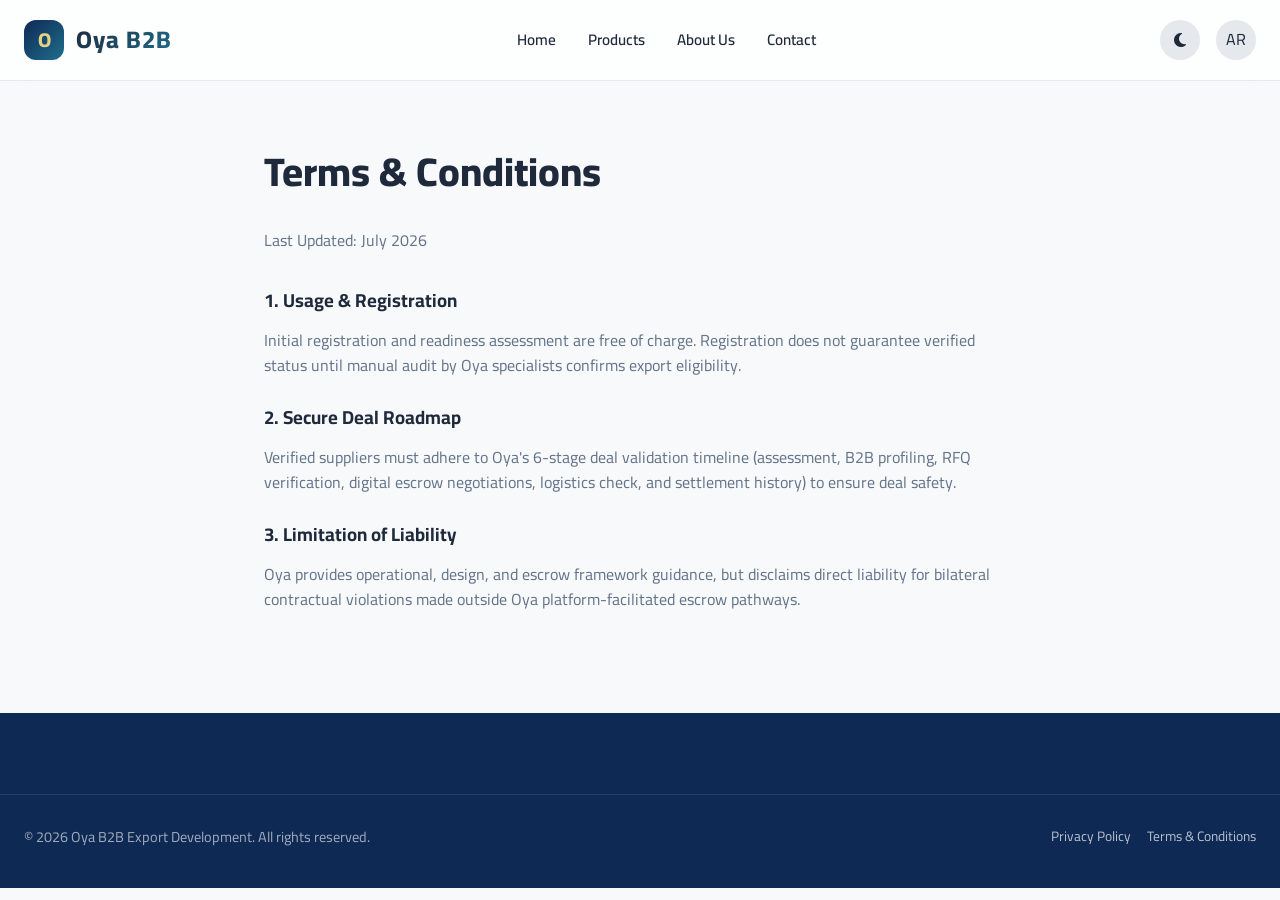
<file: terms-en.html>
<!DOCTYPE html>
<html lang="en">
<head>
    <meta charset="UTF-8">
    <meta name="viewport" content="width=device-width, initial-scale=1.0">
    <title>Terms & Conditions | Oya B2B</title>
    
    <!-- Styles, Fonts & FontAwesome Icons -->
    <link rel="stylesheet" href="https://cdnjs.cloudflare.com/ajax/libs/font-awesome/6.4.0/css/all.min.css">
    <link class="styles" rel="stylesheet" href="css/style.css">
    <link rel="icon" type="image/png" href="assets/favicon.png">
</head>
<body dir="ltr">
    <header class="navbar">
        <div class="container navbar-container">
            <div class="logo-wrapper">
                <div class="logo-icon">O</div>
                <span class="logo-text">Oya B2B</span>
            </div>
            <nav class="nav-links">
                <a href="index-en.html" class="nav-link">Home</a>
                <a href="products-en.html" class="nav-link">Products</a>
                <a href="about-en.html" class="nav-link">About Us</a>
                <a href="contact-en.html" class="nav-link">Contact</a>
            </nav>
            <div class="nav-controls">
                <button class="theme-toggle" id="themeToggle" aria-label="Toggle Theme"><i class="fa-solid fa-moon"></i></button>
                <a href="terms.html" class="lang-toggle">AR</a>
            </div>
        </div>
    </header>

    <main class="container" style="padding: 140px 24px 100px; max-width: 800px;">
        <h1 style="font-size:2.5rem; margin-bottom:24px; font-weight:800;">Terms & Conditions</h1>
        <p style="color:var(--text-muted); margin-bottom:32px;">Last Updated: July 2026</p>

        <section style="display:flex; flex-direction:column; gap:24px;">
            <div>
                <h3 style="font-weight:700; margin-bottom:12px;">1. Usage & Registration</h3>
                <p style="color:var(--text-muted);">Initial registration and readiness assessment are free of charge. Registration does not guarantee verified status until manual audit by Oya specialists confirms export eligibility.</p>
            </div>
            <div>
                <h3 style="font-weight:700; margin-bottom:12px;">2. Secure Deal Roadmap</h3>
                <p style="color:var(--text-muted);">Verified suppliers must adhere to Oya's 6-stage deal validation timeline (assessment, B2B profiling, RFQ verification, digital escrow negotiations, logistics check, and settlement history) to ensure deal safety.</p>
            </div>
            <div>
                <h3 style="font-weight:700; margin-bottom:12px;">3. Limitation of Liability</h3>
                <p style="color:var(--text-muted);">Oya provides operational, design, and escrow framework guidance, but disclaims direct liability for bilateral contractual violations made outside Oya platform-facilitated escrow pathways.</p>
            </div>
        </section>
    </main>

    <footer class="footer">
        <div class="container footer-bottom">
            <p>© 2026 Oya B2B Export Development. All rights reserved.</p>
            <div style="display:flex; gap:16px;">
                <a href="privacy-en.html" class="footer-link" style="font-size:0.85rem;">Privacy Policy</a>
                <a href="terms-en.html" class="footer-link" style="font-size:0.85rem;">Terms & Conditions</a>
            </div>
        </div>
    </footer>
    <script src="js/main.js"></script>
</body>
</html>
</file>
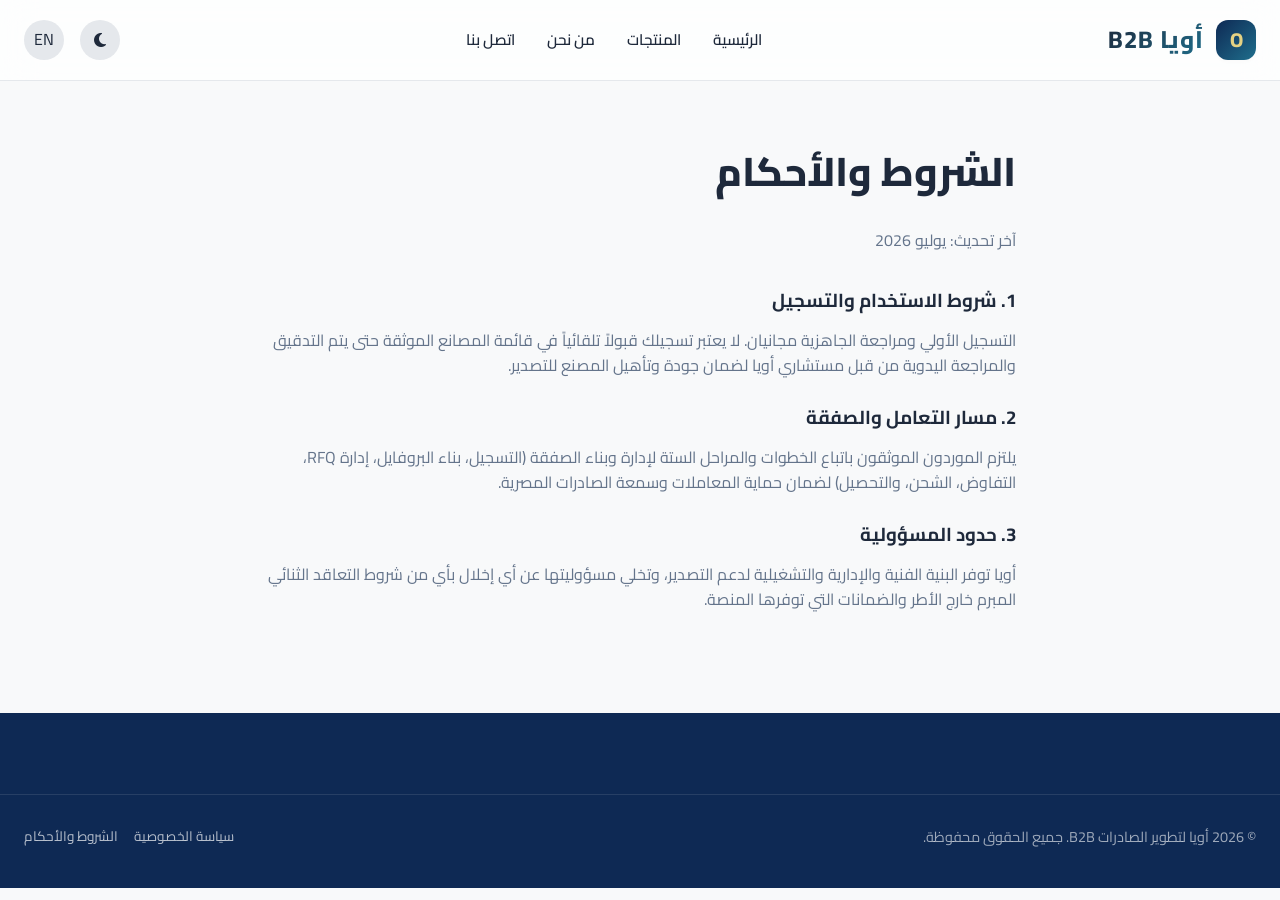
<file: terms.html>
<!DOCTYPE html>
<html lang="ar">
<head>
    <meta charset="UTF-8">
    <meta name="viewport" content="width=device-width, initial-scale=1.0">
    <title>الشروط والأحكام | أويا B2B</title>
    
    <!-- Styles, Fonts & FontAwesome Icons -->
    <link rel="stylesheet" href="https://cdnjs.cloudflare.com/ajax/libs/font-awesome/6.4.0/css/all.min.css">
    <link rel="stylesheet" href="css/style.css">
    <link rel="icon" type="image/png" href="assets/favicon.png">
</head>
<body dir="rtl">
    <header class="navbar">
        <div class="container navbar-container">
            <div class="logo-wrapper">
                <div class="logo-icon">O</div>
                <span class="logo-text">أويا B2B</span>
            </div>
            <nav class="nav-links">
                <a href="index.html" class="nav-link">الرئيسية</a>
                <a href="products.html" class="nav-link">المنتجات</a>
                <a href="about.html" class="nav-link">من نحن</a>
                <a href="contact.html" class="nav-link">اتصل بنا</a>
            </nav>
            <div class="nav-controls">
                <button class="theme-toggle" id="themeToggle" aria-label="تغيير المظهر"><i class="fa-solid fa-moon"></i></button>
                <a href="terms-en.html" class="lang-toggle">EN</a>
            </div>
        </div>
    </header>

    <main class="container" style="padding: 140px 24px 100px; max-width: 800px;">
        <h1 style="font-size:2.5rem; margin-bottom:24px; font-weight:800;">الشروط والأحكام</h1>
        <p style="color:var(--text-muted); margin-bottom:32px;">آخر تحديث: يوليو 2026</p>

        <section style="display:flex; flex-direction:column; gap:24px;">
            <div>
                <h3 style="font-weight:700; margin-bottom:12px;">1. شروط الاستخدام والتسجيل</h3>
                <p style="color:var(--text-muted);">التسجيل الأولي ومراجعة الجاهزية مجانيان. لا يعتبر تسجيلك قبولاً تلقائياً في قائمة المصانع الموثقة حتى يتم التدقيق والمراجعة اليدوية من قبل مستشاري أويا لضمان جودة وتأهيل المصنع للتصدير.</p>
            </div>
            <div>
                <h3 style="font-weight:700; margin-bottom:12px;">2. مسار التعامل والصفقة</h3>
                <p style="color:var(--text-muted);">يلتزم الموردون الموثقون باتباع الخطوات والمراحل الستة لإدارة وبناء الصفقة (التسجيل، بناء البروفايل، إدارة RFQ، التفاوض، الشحن، والتحصيل) لضمان حماية المعاملات وسمعة الصادرات المصرية.</p>
            </div>
            <div>
                <h3 style="font-weight:700; margin-bottom:12px;">3. حدود المسؤولية</h3>
                <p style="color:var(--text-muted);">أويا توفر البنية الفنية والإدارية والتشغيلية لدعم التصدير، وتخلي مسؤوليتها عن أي إخلال بأي من شروط التعاقد الثنائي المبرم خارج الأطر والضمانات التي توفرها المنصة.</p>
            </div>
        </section>
    </main>

    <footer class="footer">
        <div class="container footer-bottom">
            <p>© 2026 أويا لتطوير الصادرات B2B. جميع الحقوق محفوظة.</p>
            <div style="display:flex; gap:16px;">
                <a href="privacy.html" class="footer-link" style="font-size:0.85rem;">سياسة الخصوصية</a>
                <a href="terms.html" class="footer-link" style="font-size:0.85rem;">الشروط والأحكام</a>
            </div>
        </div>
    </footer>
    <script src="js/main.js"></script>
</body>
</html>
</file>
<file: css/style.css>
@import url('https://fonts.googleapis.com/css2?family=Cairo:wght@300;400;600;700;800&family=Outfit:wght@300;400;500;600;700;800&display=swap');

/* CSS Custom Properties & Design Tokens */
:root {
    /* Color Palette */
    --primary-blue: #0E2954;
    --primary-light-blue: #1F6E8C;
    --accent-gold: #E5D283;
    --accent-gold-hover: #CBB26A;
    --text-dark: #1E293B;
    --text-light: #F8FAFC;
    --text-muted-light: #64748B;
    --text-muted-dark: #94A3B8;

    /* Theme Defaults (Light Mode) */
    --bg-main: #F8F9FA;
    --bg-surface: #FFFFFF;
    --bg-surface-glass: rgba(255, 255, 255, 0.75);
    --border-color: rgba(14, 41, 84, 0.1);
    --text-color: var(--text-dark);
    --text-muted: var(--text-muted-light);
    --shadow-sm: 0 2px 4px rgba(0, 0, 0, 0.02);
    --shadow-md: 0 10px 20px rgba(0, 0, 0, 0.05);
    --shadow-lg: 0 20px 40px rgba(14, 41, 84, 0.08);

    /* Typography & Spacing */
    --font-ar: 'Cairo', sans-serif;
    --font-en: 'Cairo', sans-serif;
    --transition-smooth: all 0.4s cubic-bezier(0.16, 1, 0.3, 1);
    --border-radius-sm: 8px;
    --border-radius-md: 16px;
    --border-radius-lg: 32px;
}

/* Dark Mode Variables */
[data-theme="dark"] {
    --bg-main: #070B19;
    --bg-surface: #0E162D;
    --bg-surface-glass: rgba(14, 22, 45, 0.75);
    --border-color: rgba(229, 210, 131, 0.15);
    --text-color: var(--text-light);
    --text-muted: var(--text-muted-dark);
    --shadow-sm: 0 2px 4px rgba(0, 0, 0, 0.2);
    --shadow-md: 0 10px 20px rgba(0, 0, 0, 0.3);
    --shadow-lg: 0 20px 40px rgba(0, 0, 0, 0.4);
}

/* Reset and Base Styles */
*,
*::before,
*::after {
    box-sizing: border-box;
    margin: 0;
    padding: 0;
}

html {
    scroll-behavior: smooth;
    font-size: 16px;
}

body {
    background-color: var(--bg-main);
    color: var(--text-color);
    line-height: 1.6;
    transition: var(--transition-smooth);
    overflow-x: hidden;
}

/* Font setting based on language dir */
body[dir="rtl"] {
    font-family: var(--font-ar);
}

body[dir="ltr"] {
    font-family: var(--font-en);
}

a {
    color: inherit;
    text-decoration: none;
    transition: var(--transition-smooth);
}

img {
    max-width: 100%;
    height: auto;
    display: block;
}

button,
input,
textarea,
select {
    font-family: inherit;
    font-size: inherit;
    color: inherit;
    background: none;
    border: none;
    outline: none;
}

/* Utilities */
.container {
    width: 100%;
    max-width: 1280px;
    margin: 0 auto;
    padding: 0 24px;
}

.text-center {
    text-align: center;
}

.text-accent {
    color: var(--accent-gold);
}

/* Header & Glassmorphic Navigation */
.navbar {
    position: fixed;
    top: 0;
    left: 0;
    width: 100%;
    z-index: 1000;
    background: var(--bg-surface-glass);
    backdrop-filter: blur(16px);
    -webkit-backdrop-filter: blur(16px);
    border-bottom: 1px solid var(--border-color);
    transition: var(--transition-smooth);
}

.navbar-container {
    display: flex;
    justify-content: space-between;
    align-items: center;
    height: 80px;
}

.logo-wrapper {
    display: flex;
    align-items: center;
    gap: 12px;
}

.logo-icon {
    width: 40px;
    height: 40px;
    background: linear-gradient(135deg, var(--primary-blue), var(--primary-light-blue));
    border-radius: 12px;
    display: flex;
    align-items: center;
    justify-content: center;
    color: var(--accent-gold);
    font-weight: 800;
    font-size: 1.25rem;
    box-shadow: var(--shadow-sm);
}

.logo-text {
    font-size: 1.5rem;
    font-weight: 800;
    letter-spacing: 1px;
    background: linear-gradient(135deg, var(--text-color), var(--primary-light-blue));
    -webkit-background-clip: text;
    -webkit-text-fill-color: transparent;
}

.nav-links {
    display: flex;
    align-items: center;
    gap: 32px;
    list-style: none;
}

.nav-link {
    font-weight: 600;
    font-size: 0.95rem;
    position: relative;
    padding: 8px 0;
}

.nav-link::after {
    content: '';
    position: absolute;
    bottom: 0;
    left: 0;
    width: 0;
    height: 2px;
    background: var(--accent-gold);
    transition: var(--transition-smooth);
}

.nav-link:hover::after,
.nav-link.active::after {
    width: 100%;
}

.nav-controls {
    display: flex;
    align-items: center;
    gap: 16px;
}

.theme-toggle,
.lang-toggle,
.mobile-toggle {
    width: 40px;
    height: 40px;
    border-radius: 50%;
    background: var(--border-color);
    display: flex;
    align-items: center;
    justify-content: center;
    cursor: pointer;
    transition: var(--transition-smooth);
}

.theme-toggle:hover,
.lang-toggle:hover {
    background: var(--primary-blue);
    color: var(--accent-gold);
}

.mobile-toggle {
    display: none;
}

/* Custom Premium Buttons */
.btn {
    display: inline-flex;
    align-items: center;
    justify-content: center;
    padding: 12px 28px;
    border-radius: var(--border-radius-md);
    font-weight: 700;
    font-size: 0.95rem;
    cursor: pointer;
    transition: var(--transition-smooth);
    position: relative;
    overflow: hidden;
    gap: 8px;
}

.btn-primary {
    background: linear-gradient(135deg, var(--primary-blue), var(--primary-light-blue));
    color: #FFFFFF;
    box-shadow: 0 4px 15px rgba(31, 110, 140, 0.4);
}

.btn-primary:hover {
    transform: translateY(-2px);
    box-shadow: 0 6px 20px rgba(31, 110, 140, 0.6);
}

.btn-secondary {
    border: 2px solid var(--primary-blue);
    color: var(--text-color);
}

[data-theme="dark"] .btn-secondary {
    border-color: var(--accent-gold);
}

.btn-secondary:hover {
    background: var(--primary-blue);
    color: var(--accent-gold);
    transform: translateY(-2px);
}

/* Hero Section */
.hero {
    padding: 160px 0 100px;
    position: relative;
    overflow: hidden;
}

.hero-grid {
    display: grid;
    grid-template-columns: 1.2fr 0.8fr;
    gap: 48px;
    align-items: center;
}

.hero-content {
    display: flex;
    flex-direction: column;
    gap: 24px;
}

.hero-tag {
    font-size: 0.9rem;
    font-weight: 700;
    letter-spacing: 2px;
    text-transform: uppercase;
    color: var(--primary-light-blue);
    display: inline-flex;
    align-items: center;
    gap: 8px;
}

.hero-tag::before {
    content: '';
    display: inline-block;
    width: 24px;
    height: 2px;
    background: var(--accent-gold);
}

.hero-title {
    font-size: 3.5rem;
    font-weight: 800;
    line-height: 1.5;
}

.hero-title span {
    color: inherit !important;
    background: none !important;
    -webkit-text-fill-color: initial !important;
}

body[dir="rtl"] .hero-title {
    font-size: 3.2rem;
    line-height: 1.5;
}

.hero-description {
    font-size: 1.15rem;
    color: var(--text-muted);
    max-width: 600px;
}

.hero-actions {
    display: flex;
    gap: 16px;
    margin-top: 12px;
}

.hero-visual {
    position: relative;
    display: flex;
    justify-content: center;
    align-items: center;
}

.hero-blob {
    position: absolute;
    width: 100%;
    height: 100%;
    background: radial-gradient(circle, rgba(31, 110, 140, 0.15) 0%, transparent 70%);
    z-index: -1;
    border-radius: 50%;
    filter: blur(40px);
}

.hero-card-asymmetric {
    background: var(--bg-surface-glass);
    border: 1px solid var(--border-color);
    padding: 32px;
    border-radius: var(--border-radius-lg);
    box-shadow: var(--shadow-lg);
    transform: rotate(2deg);
    transition: var(--transition-smooth);
    width: 100%;
    max-width: 420px;
}

.hero-card-asymmetric:hover {
    transform: rotate(0deg) scale(1.03);
}

/* 6-Step Roadmap Section */
.roadmap-section {
    padding: 100px 0;
    background: var(--bg-surface);
}

.section-header {
    text-align: center;
    max-width: 700px;
    margin: 0 auto 60px;
}

.section-subtitle {
    color: var(--primary-light-blue);
    font-weight: 700;
    text-transform: uppercase;
    font-size: 0.9rem;
    letter-spacing: 1px;
    margin-bottom: 8px;
}

.section-title {
    font-size: 2.25rem;
    font-weight: 800;
    margin-bottom: 16px;
}

.section-desc {
    color: var(--text-muted);
}

.roadmap-flow {
    display: grid;
    grid-template-columns: repeat(3, 1fr);
    gap: 32px;
    position: relative;
}

@media(max-width: 991px) {
    .roadmap-flow {
        grid-template-columns: 1fr 1fr;
    }
}

@media(max-width: 576px) {
    .roadmap-flow {
        grid-template-columns: 1fr;
    }
}

.roadmap-card {
    background: var(--bg-main);
    border: 1px solid var(--border-color);
    border-radius: var(--border-radius-md);
    padding: 32px;
    position: relative;
    transition: var(--transition-smooth);
}

.roadmap-card:hover {
    transform: translateY(-5px);
    box-shadow: var(--shadow-md);
    border-color: var(--accent-gold);
}

.roadmap-number {
    position: absolute;
    top: 24px;
    inset-inline-end: 24px;
    font-size: 3rem;
    font-weight: 900;
    opacity: 0.1;
    color: var(--primary-blue);
}

[data-theme="dark"] .roadmap-number {
    color: var(--accent-gold);
}

.roadmap-icon-box {
    width: 60px;
    height: 60px;
    background: var(--bg-surface);
    border-radius: var(--border-radius-sm);
    display: flex;
    align-items: center;
    justify-content: center;
    font-size: 1.5rem;
    margin-bottom: 24px;
    box-shadow: var(--shadow-sm);
    border: 1px solid var(--border-color);
}

.roadmap-card-title {
    font-size: 1.25rem;
    font-weight: 700;
    margin-bottom: 12px;
}

.roadmap-card-desc {
    font-size: 0.95rem;
    color: var(--text-muted);
}

/* 10 Export Sectors */
.sectors-section {
    padding: 100px 0;
}

.sectors-grid {
    display: grid;
    grid-template-columns: repeat(5, 1fr);
    gap: 20px;
}

@media(max-width: 1200px) {
    .sectors-grid {
        grid-template-columns: repeat(3, 1fr);
    }
}

@media(max-width: 768px) {
    .sectors-grid {
        grid-template-columns: repeat(2, 1fr);
    }
}

@media(max-width: 480px) {
    .sectors-grid {
        grid-template-columns: 1fr;
    }
}

.sector-card {
    background: var(--bg-surface);
    border: 1px solid var(--border-color);
    border-radius: var(--border-radius-md);
    padding: 24px;
    text-align: center;
    transition: var(--transition-smooth);
    display: flex;
    flex-direction: column;
    align-items: center;
    gap: 16px;
    position: relative;
    overflow: hidden;
}

.sector-card::before {
    content: '';
    position: absolute;
    top: 0;
    left: 0;
    width: 100%;
    height: 4px;
    background: linear-gradient(90deg, var(--primary-blue), var(--primary-light-blue));
    transform: scaleX(0);
    transition: var(--transition-smooth);
}

.sector-card:hover {
    transform: scale(1.05);
    box-shadow: var(--shadow-md);
}

.sector-card:hover::before {
    transform: scaleX(1);
}

.sector-icon {
    font-size: 2rem;
}

.sector-title {
    font-size: 1rem;
    font-weight: 700;
}

/* Live Product Catalog & Search UI */
.catalog-section {
    padding: 100px 0;
}

.search-filter-wrapper {
    background: var(--bg-surface-glass);
    border: 1px solid var(--border-color);
    padding: 24px;
    border-radius: var(--border-radius-md);
    margin-bottom: 40px;
    display: flex;
    flex-wrap: wrap;
    gap: 16px;
    align-items: center;
    justify-content: space-between;
}

.search-box-custom {
    display: flex;
    align-items: center;
    background: var(--bg-main);
    border: 1px solid var(--border-color);
    border-radius: var(--border-radius-sm);
    padding: 8px 16px;
    width: 100%;
    max-width: 400px;
    transition: var(--transition-smooth);
}

.search-box-custom:focus-within {
    border-color: var(--accent-gold);
    box-shadow: var(--shadow-sm);
}

.search-box-custom input {
    width: 100%;
    margin-inline-start: 12px;
}

.filter-categories {
    display: flex;
    flex-wrap: wrap;
    gap: 8px;
}

.filter-btn {
    padding: 8px 16px;
    border-radius: 20px;
    background: var(--bg-main);
    border: 1px solid var(--border-color);
    cursor: pointer;
    font-size: 0.9rem;
    font-weight: 600;
    transition: var(--transition-smooth);
}

.filter-btn.active,
.filter-btn:hover {
    background: var(--primary-blue);
    color: var(--accent-gold);
    border-color: var(--primary-blue);
}

/* Asymmetric Products Grid */
.products-grid {
    display: grid;
    grid-template-columns: repeat(auto-fill, minmax(300px, 1fr));
    gap: 32px;
}

.product-card-asymmetric {
    background: var(--bg-surface);
    border: 1px solid var(--border-color);
    border-radius: var(--border-radius-md);
    overflow: hidden;
    display: flex;
    flex-direction: column;
    transition: var(--transition-smooth);
}

.product-card-asymmetric:nth-child(even) {
    transform: translateY(12px);
}

.product-card-asymmetric:hover {
    transform: translateY(-8px) !important;
    box-shadow: var(--shadow-lg);
    border-color: var(--accent-gold);
}

.product-image-container {
    height: 220px;
    overflow: hidden;
    position: relative;
}

.product-image {
    width: 100%;
    height: 100%;
    object-fit: cover;
    transition: var(--transition-smooth);
}

.product-card-asymmetric:hover .product-image {
    transform: scale(1.1);
}

.product-tag {
    position: absolute;
    top: 16px;
    inset-inline-start: 16px;
    background: var(--primary-blue);
    color: var(--accent-gold);
    padding: 4px 12px;
    border-radius: 12px;
    font-size: 0.8rem;
    font-weight: 700;
}

.product-details-body {
    padding: 24px;
    display: flex;
    flex-direction: column;
    flex-grow: 1;
    gap: 12px;
}

.product-card-title {
    font-size: 1.25rem;
    font-weight: 700;
}

.product-card-desc {
    color: var(--text-muted);
    font-size: 0.9rem;
}

.product-card-footer {
    display: flex;
    justify-content: space-between;
    align-items: center;
    border-top: 1px solid var(--border-color);
    padding-top: 16px;
    margin-top: auto;
}

.btn-card {
    font-size: 0.9rem;
    font-weight: 700;
    color: var(--primary-blue);
    display: inline-flex;
    align-items: center;
    gap: 6px;
}

[data-theme="dark"] .btn-card {
    color: var(--accent-gold);
}

.btn-card:hover {
    color: var(--primary-light-blue);
}

/* Product Details Layout */
.detail-grid {
    display: grid;
    grid-template-columns: 1.1fr 0.9fr;
    gap: 48px;
    padding-top: 140px;
    padding-bottom: 100px;
}

@media(max-width: 991px) {
    .detail-grid {
        grid-template-columns: 1fr;
        padding-top: 120px;
    }
}

.product-gallery {
    display: flex;
    flex-direction: column;
    gap: 16px;
}

.main-image-wrapper {
    height: 450px;
    border-radius: var(--border-radius-md);
    overflow: hidden;
    border: 1px solid var(--border-color);
}

.main-image-wrapper img {
    width: 100%;
    height: 100%;
    object-fit: cover;
}

.gallery-thumbs {
    display: grid;
    grid-template-columns: repeat(4, 1fr);
    gap: 12px;
}

.thumb-wrapper {
    height: 90px;
    border-radius: var(--border-radius-sm);
    overflow: hidden;
    border: 2px solid transparent;
    cursor: pointer;
    transition: var(--transition-smooth);
}

.thumb-wrapper.active,
.thumb-wrapper:hover {
    border-color: var(--accent-gold);
}

.thumb-wrapper img {
    width: 100%;
    height: 100%;
    object-fit: cover;
}

.product-info-column {
    display: flex;
    flex-direction: column;
    gap: 24px;
}

.info-header {
    display: flex;
    flex-direction: column;
    gap: 8px;
}

.info-category {
    font-weight: 700;
    color: var(--primary-light-blue);
    text-transform: uppercase;
    font-size: 0.9rem;
}

.info-title {
    font-size: 2.5rem;
    font-weight: 800;
}

.info-desc {
    color: var(--text-muted);
    font-size: 1.05rem;
}

.specs-box {
    background: var(--bg-surface);
    border: 1px solid var(--border-color);
    padding: 24px;
    border-radius: var(--border-radius-md);
}

.specs-title {
    font-size: 1.15rem;
    font-weight: 700;
    margin-bottom: 16px;
    border-bottom: 1px solid var(--border-color);
    padding-bottom: 8px;
}

.specs-list {
    display: grid;
    grid-template-columns: 1fr 1fr;
    gap: 16px;
    list-style: none;
}

.spec-item {
    font-size: 0.95rem;
}

.spec-item strong {
    color: var(--primary-light-blue);
}

/* Interactive RFQ Modal / Section */
.rfq-section-embed {
    background: var(--bg-surface-glass);
    border: 1px solid var(--border-color);
    padding: 32px;
    border-radius: var(--border-radius-md);
    box-shadow: var(--shadow-md);
}

/* About Page Specific Layouts */
.about-hero {
    padding: 160px 0 80px;
    background: linear-gradient(180deg, var(--bg-surface) 0%, var(--bg-main) 100%);
    text-align: center;
}

.stats-grid {
    display: grid;
    grid-template-columns: repeat(4, 1fr);
    gap: 24px;
    margin-top: 48px;
}

@media(max-width: 768px) {
    .stats-grid {
        grid-template-columns: 1fr 1fr;
    }
}

.stat-card {
    background: var(--bg-surface);
    border: 1px solid var(--border-color);
    border-radius: var(--border-radius-md);
    padding: 32px;
    text-align: center;
    box-shadow: var(--shadow-sm);
}

.stat-number {
    font-size: 2.5rem;
    font-weight: 800;
    color: var(--primary-light-blue);
}

.stat-label {
    font-size: 0.95rem;
    color: var(--text-muted);
}

.values-grid {
    display: grid;
    grid-template-columns: repeat(3, 1fr);
    gap: 32px;
    margin-top: 48px;
}

@media(max-width: 768px) {
    .values-grid {
        grid-template-columns: 1fr;
    }
}

.value-card {
    background: var(--bg-surface);
    border: 1px solid var(--border-color);
    padding: 32px;
    border-radius: var(--border-radius-md);
    text-align: center;
    transition: var(--transition-smooth);
}

.value-card:hover {
    transform: translateY(-8px);
    box-shadow: var(--shadow-md);
}

.value-icon {
    font-size: 2.5rem;
    margin-bottom: 16px;
}

/* Contact Page Form styling */
.contact-layout {
    display: grid;
    grid-template-columns: 1.2fr 0.8fr;
    gap: 48px;
    padding: 140px 0 100px;
}

@media(max-width: 991px) {
    .contact-layout {
        grid-template-columns: 1fr;
    }
}

.contact-form-card {
    background: var(--bg-surface);
    border: 1px solid var(--border-color);
    padding: 40px;
    border-radius: var(--border-radius-md);
    box-shadow: var(--shadow-md);
}

.form-group {
    margin-bottom: 24px;
    display: flex;
    flex-direction: column;
    gap: 8px;
}

.form-group label {
    font-weight: 600;
    font-size: 0.95rem;
}

.form-control {
    border: 1px solid var(--border-color);
    border-radius: var(--border-radius-sm);
    padding: 12px 16px;
    background: var(--bg-main);
    color: var(--text-color);
    transition: var(--transition-smooth);
}

.form-control:focus {
    border-color: var(--primary-light-blue);
    box-shadow: var(--shadow-sm);
}

.contact-info-column {
    display: flex;
    flex-direction: column;
    gap: 32px;
}

.info-item {
    display: flex;
    gap: 16px;
}

.info-icon-wrapper {
    width: 48px;
    height: 48px;
    background: var(--bg-surface);
    border: 1px solid var(--border-color);
    border-radius: 50%;
    display: flex;
    align-items: center;
    justify-content: center;
    font-size: 1.25rem;
    color: var(--primary-light-blue);
    flex-shrink: 0;
}

.info-content-wrapper {
    display: flex;
    flex-direction: column;
    gap: 4px;
}

.info-item-title {
    font-weight: 700;
}

.info-item-desc {
    color: var(--text-muted);
}

.map-placeholder {
    height: 250px;
    border-radius: var(--border-radius-md);
    overflow: hidden;
    border: 1px solid var(--border-color);
    margin-top: 24px;
    background: #E5E7EB;
    position: relative;
}

.map-placeholder iframe {
    width: 100%;
    height: 100%;
    border: none;
}

/* Success & Error State Visuals */
.alert-feedback {
    padding: 16px;
    border-radius: var(--border-radius-sm);
    margin-bottom: 24px;
    font-weight: 600;
    display: none;
}

.alert-success {
    background: rgba(16, 185, 129, 0.15);
    color: #10B981;
    border: 1px solid rgba(16, 185, 129, 0.3);
}

.alert-danger {
    background: rgba(239, 68, 68, 0.15);
    color: #EF4444;
    border: 1px solid rgba(239, 68, 68, 0.3);
}

/* Footer Section */
.footer {
    background: var(--primary-blue);
    color: #FFFFFF;
    padding: 80px 0 40px;
    border-top: 1px solid var(--border-color);
}

[data-theme="dark"] .footer {
    background: #060914;
}

.footer-grid {
    display: grid;
    grid-template-columns: 1.5fr repeat(3, 1fr);
    gap: 48px;
    margin-bottom: 60px;
}

@media(max-width: 991px) {
    .footer-grid {
        grid-template-columns: 1fr 1fr;
    }
}

@media(max-width: 480px) {
    .footer-grid {
        grid-template-columns: 1fr;
    }
}

.footer-col {
    display: flex;
    flex-direction: column;
    gap: 20px;
}

.footer-logo {
    display: flex;
    align-items: center;
    gap: 12px;
}

.footer-logo-icon {
    width: 36px;
    height: 36px;
    background: #FFFFFF;
    color: var(--primary-blue);
    border-radius: 8px;
    display: flex;
    align-items: center;
    justify-content: center;
    font-weight: 800;
}

.footer-logo-text {
    font-size: 1.25rem;
    font-weight: 800;
    color: #FFFFFF;
}

.footer-desc {
    color: rgba(255, 255, 255, 0.7);
    font-size: 0.95rem;
}

.footer-title {
    font-size: 1.1rem;
    font-weight: 700;
    position: relative;
    padding-bottom: 8px;
}

.footer-title::after {
    content: '';
    position: absolute;
    bottom: 0;
    left: 0;
    width: 30px;
    height: 2px;
    background: var(--accent-gold);
}

body[dir="rtl"] .footer-title::after {
    left: auto;
    right: 0;
}

.footer-links {
    list-style: none;
    display: flex;
    flex-direction: column;
    gap: 12px;
}

.footer-link {
    color: rgba(255, 255, 255, 0.7);
    font-size: 0.95rem;
}

.footer-link:hover {
    color: var(--accent-gold);
    padding-inline-start: 6px;
}

.social-links {
    display: flex;
    gap: 12px;
}

.social-icon {
    width: 36px;
    height: 36px;
    border-radius: 50%;
    background: rgba(255, 255, 255, 0.1);
    display: flex;
    align-items: center;
    justify-content: center;
    color: #FFFFFF;
    font-size: 1.1rem;
    transition: var(--transition-smooth);
}

.social-icon:hover {
    background: var(--accent-gold);
    color: var(--primary-blue);
}

.footer-bottom {
    border-top: 1px solid rgba(255, 255, 255, 0.1);
    padding-top: 30px;
    display: flex;
    justify-content: space-between;
    align-items: center;
    flex-wrap: wrap;
    gap: 16px;
    font-size: 0.9rem;
    color: rgba(255, 255, 255, 0.6);
}

/* Mobile Sidebar Menu Navigation */
.mobile-nav-panel {
    position: fixed;
    top: 0;
    inset-inline-start: -100%;
    width: 300px;
    height: 100vh;
    background: var(--bg-surface);
    z-index: 2000;
    transition: var(--transition-smooth);
    padding: 40px 24px;
    display: flex;
    flex-direction: column;
    gap: 40px;
    box-shadow: var(--shadow-lg);
    border-inline-end: 1px solid var(--border-color);
}

.mobile-nav-panel.active {
    inset-inline-start: 0;
}

.mobile-nav-header {
    display: flex;
    justify-content: space-between;
    align-items: center;
}

.close-btn {
    font-size: 1.5rem;
    cursor: pointer;
}

.mobile-links {
    list-style: none;
    display: flex;
    flex-direction: column;
    gap: 24px;
}

.mobile-link {
    font-size: 1.2rem;
    font-weight: 700;
}

/* Overlay for Mobile Nav */
.overlay {
    position: fixed;
    top: 0;
    left: 0;
    width: 100vw;
    height: 100vh;
    background: rgba(0, 0, 0, 0.5);
    z-index: 1500;
    opacity: 0;
    pointer-events: none;
    transition: var(--transition-smooth);
}

.overlay.active {
    opacity: 1;
    pointer-events: auto;
}

/* Modal Popup Styles */
.modal-overlay {
    position: fixed;
    top: 0;
    left: 0;
    width: 100%;
    height: 100%;
    background: rgba(0, 0, 0, 0.6);
    backdrop-filter: blur(8px);
    z-index: 3000;
    display: flex;
    align-items: center;
    justify-content: center;
    opacity: 0;
    pointer-events: none;
    transition: var(--transition-smooth);
    padding: 16px;
}

.modal-overlay.active {
    opacity: 1;
    pointer-events: auto;
}

.modal-container {
    background: var(--bg-surface);
    border: 1px solid var(--border-color);
    padding: 24px;
    border-radius: var(--border-radius-md);
    width: 100%;
    max-width: 500px;
    position: relative;
    box-shadow: var(--shadow-lg);
    transform: translateY(-50px);
    transition: var(--transition-smooth);
}

.modal-overlay.active .modal-container {
    transform: translateY(0);
}

.modal-container .form-group {
    margin-bottom: 14px;
    gap: 6px;
}

.modal-container .form-control {
    padding: 10px 14px;
}

.modal-close {
    position: absolute;
    top: 20px;
    inset-inline-end: 20px;
    font-size: 1.5rem;
    cursor: pointer;
    color: var(--text-muted);
}

.modal-close:hover {
    color: var(--text-color);
}

@media(max-width: 768px) {
    .logo-icon {
        width: 32px;
        height: 32px;
        font-size: 1rem;
        border-radius: 8px;
    }

    .logo-text {
        font-size: 1.15rem;
    }

    .logo-wrapper {
        gap: 8px;
    }

    .hero-grid {
        grid-template-columns: 1fr;
        text-align: center;
    }

    .hero-title,
    body[dir="rtl"] .hero-title {
        font-size: 2rem !important;
        line-height: 1.4 !important;
    }

    .hero-actions {
        flex-direction: column;
        width: 100%;
        gap: 12px;
        justify-content: center;
        align-items: stretch;
    }

    .hero-actions .btn {
        width: 100%;
    }

    .hero-content {
        align-items: center;
    }

    .hero-tag::before {
        display: none;
    }

    .nav-links {
        display: none;
    }

    .mobile-toggle {
        display: flex;
    }

    .modal-container {
        padding: 16px 20px;
    }
    .modal-container .form-group {
        margin-bottom: 10px;
    }
    .modal-container .form-control {
        padding: 8px 12px;
    }
    .modal-close {
        top: 14px;
        inset-inline-end: 14px;
        font-size: 1.3rem;
    }
}
</file>
